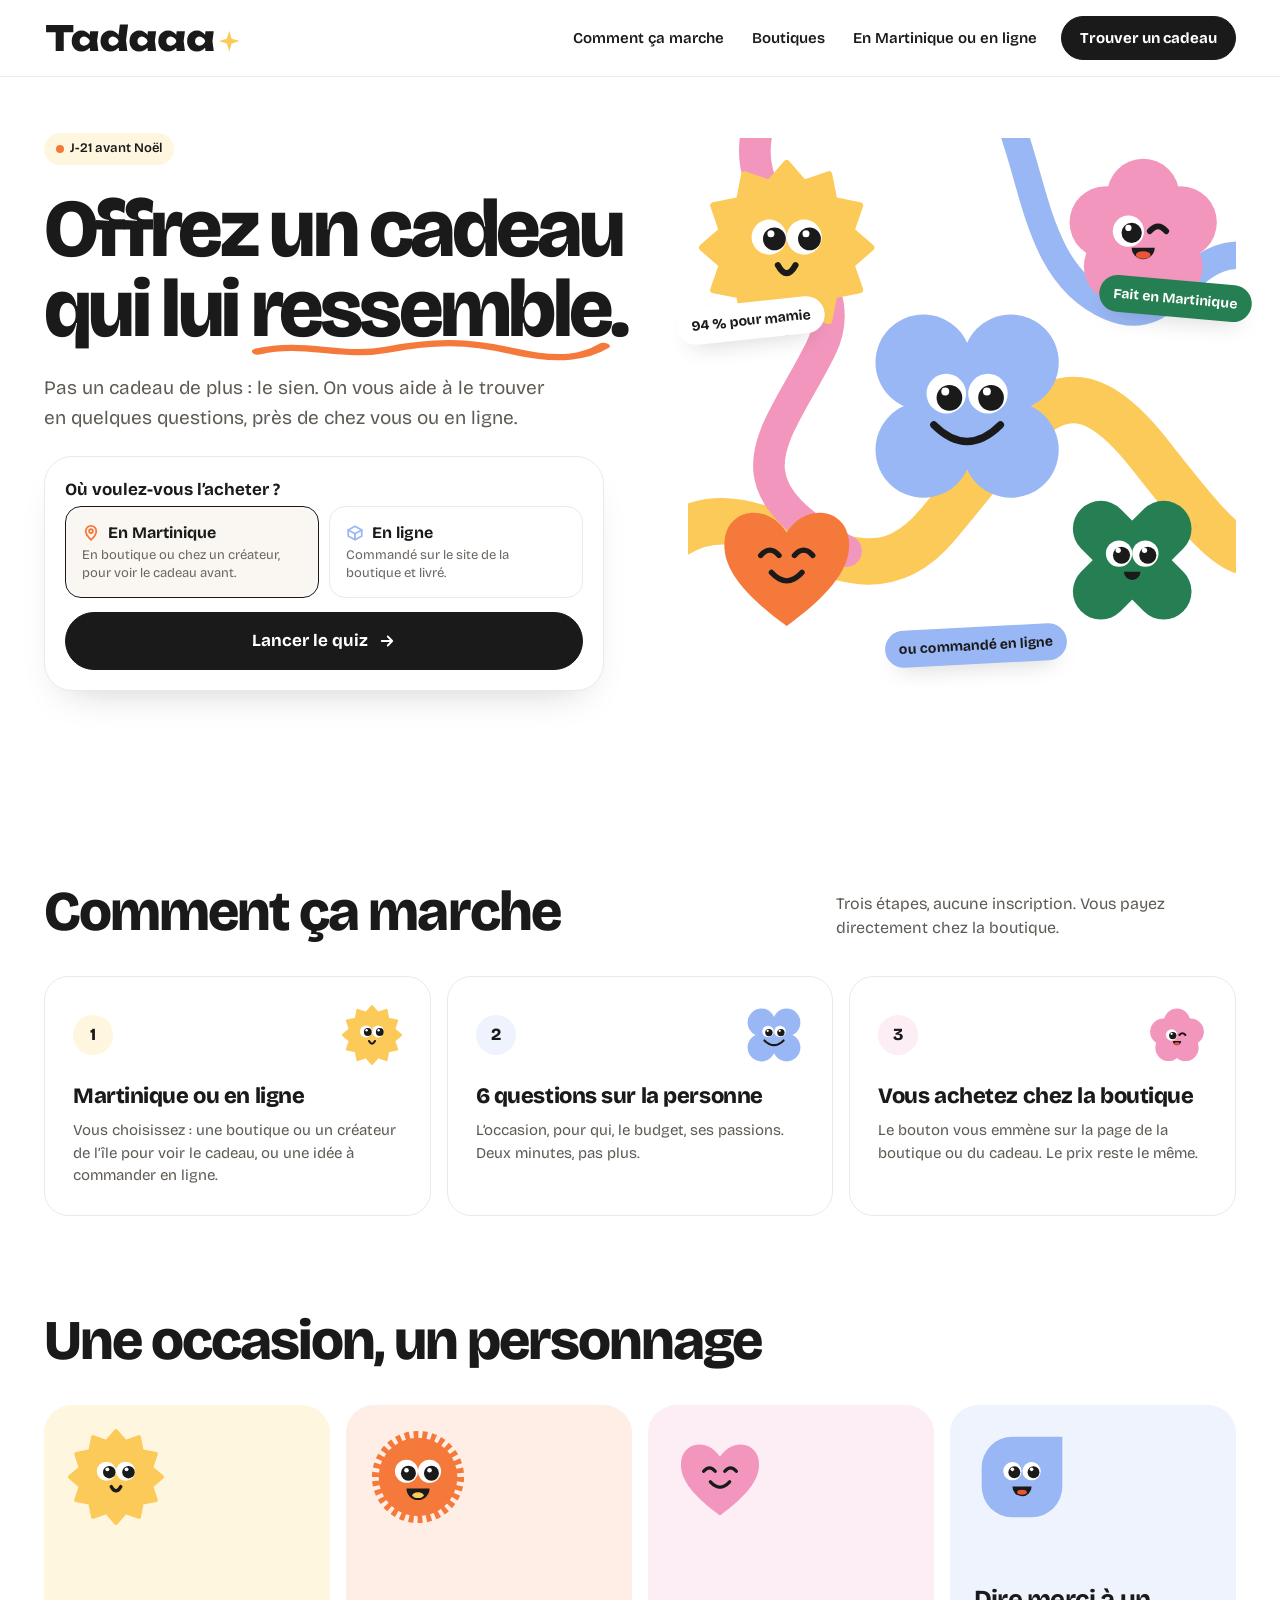
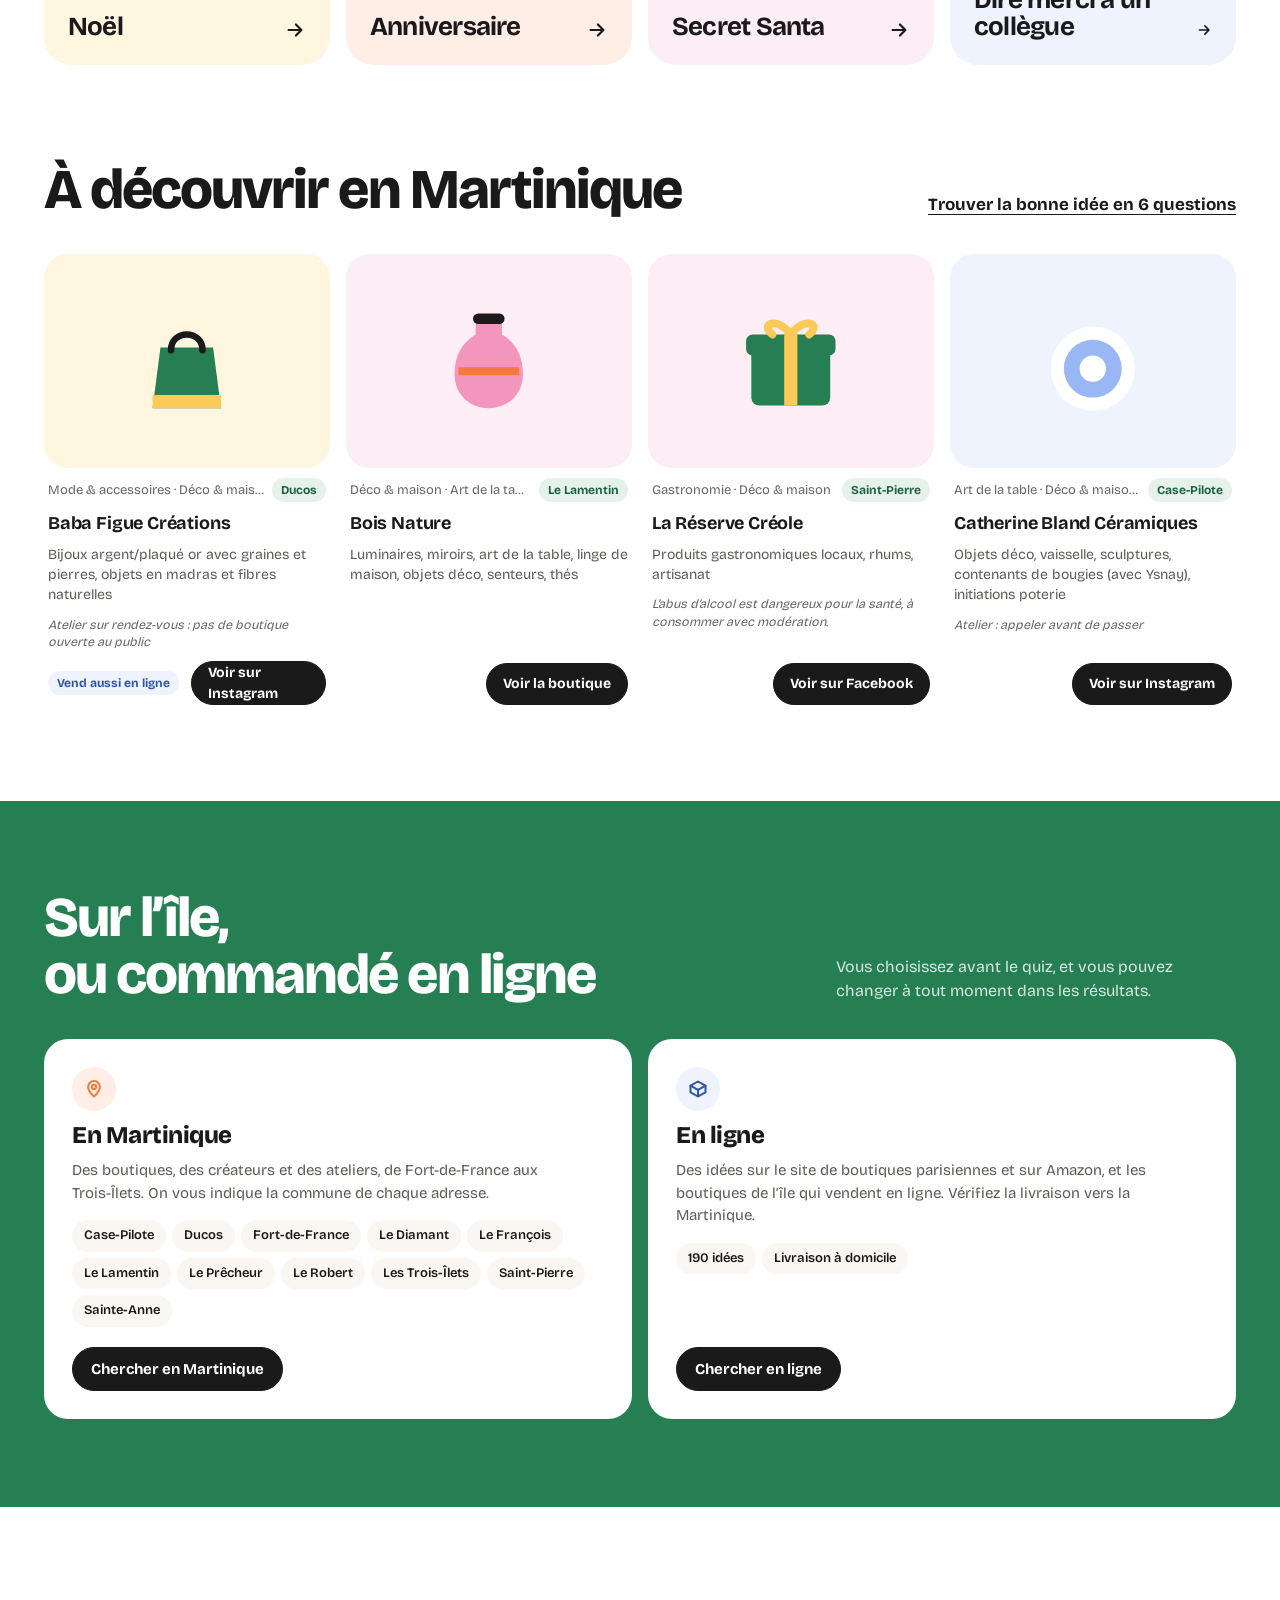
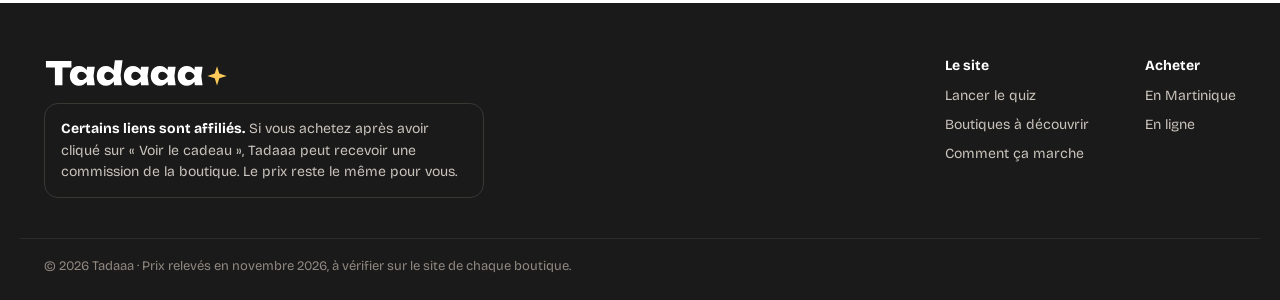
<file: index.html>
<!doctype html>
<html lang="fr">
<head>
<meta charset="utf-8">
<meta name="viewport" content="width=device-width, initial-scale=1">
<title>Tadaaa · Le cadeau qui fait tadaaa</title>
<meta name="description" content="Six questions sur la personne, et Tadaaa vous montre les cadeaux qui lui ressemblent, dans les boutiques et chez les créateurs de Martinique, ou en ligne.">
<link rel="icon" href="data:image/svg+xml,%3Csvg xmlns='http://www.w3.org/2000/svg' viewBox='0 0 24 24'%3E%3Cpath d='M12 1l2.6 8.4L23 12l-8.4 2.6L12 23l-2.6-8.4L1 12l8.4-2.6z' fill='%23FCCA59'/%3E%3C/svg%3E">
<link rel="preconnect" href="https://fonts.googleapis.com">
<link rel="preconnect" href="https://fonts.gstatic.com" crossorigin>
<link rel="stylesheet" href="https://fonts.googleapis.com/css2?family=Bricolage+Grotesque:opsz,wght@12..96,400;12..96,500;12..96,600;12..96,700;12..96,800&display=swap">
<link rel="stylesheet" href="assets/css/style.css">
</head>
<body class="page-accueil">

<header class="entete">
  <div class="conteneur entete__barre">
    <a class="logo" href="index.html"><img src="assets/img/logo.svg" alt="Tadaaa, retour à l’accueil" width="190" height="30"></a>
    <nav class="entete__nav" aria-label="Navigation principale">
      <a href="#comment">Comment ça marche</a>
      <a href="#idees">Boutiques</a>
      <a href="#ou">En Martinique ou en ligne</a>
    </nav>
    <div class="entete__actions">
      <a class="btn btn--petit" href="zone.html">Trouver un cadeau</a>
    </div>
  </div>
</header>

<main>
  <section class="hero">
    <div class="conteneur hero__grille">
      <div class="hero__texte">
        <span class="pastille pastille--jaune hero__compteur" id="compteur-noel">Noël approche</span>
        <h1>Offrez un cadeau qui lui <span class="souligne">ressemble<svg viewBox="0 0 200 24" preserveAspectRatio="none" aria-hidden="true"><path d="M4 14C30 2 50 22 76 12S120 2 146 14 186 20 196 8" fill="none" stroke="#F5793B" stroke-width="7" stroke-linecap="round"/></svg></span>.</h1>
        <p class="hero__intro">Pas un cadeau de plus&nbsp;: le sien. On vous aide à le trouver en quelques questions, près de chez vous ou en ligne.</p>

        <!-- Version mobile : les 5 personnages, trois atouts et le bouton dans la zone du pouce -->
        <div class="hero-mobile">
          <div class="hero-mobile__persos" aria-hidden="true">
            <span data-perso="soleil" data-couleur="jaune" class="flotte"></span>
            <span data-perso="fleur" data-couleur="rose" class="flotte flotte--2"></span>
            <span data-perso="trefle" data-couleur="bleu" class="flotte flotte--3"></span>
            <span data-perso="coeur" data-couleur="orange" class="flotte flotte--2"></span>
            <span data-perso="croix" data-couleur="vert" class="flotte"></span>
          </div>
          <ul class="hero-mobile__atouts">
            <li class="pastille pastille--blanc">✦ Sans inscription</li>
            <li class="pastille pastille--blanc">✦ 2 minutes</li>
            <li class="pastille pastille--blanc">✦ Idées originales</li>
          </ul>
          <a class="btn btn--jaune btn--grand btn--plein hero-mobile__cta" href="zone.html">Commencer le quiz <svg width="18" height="18" viewBox="0 0 24 24" aria-hidden="true"><path d="M12 1l2.6 8.4L23 12l-8.4 2.6L12 23l-2.6-8.4L1 12l8.4-2.6z" fill="currentColor"/></svg></a>
          <p class="hero-mobile__sous">En Martinique ou en ligne, à vous de choisir.</p>
        </div>

        <form class="choix-zone-rapide" action="quiz.html" method="get">
          <fieldset>
            <legend>Où voulez-vous l’acheter&nbsp;?</legend>
            <label class="tuile-radio">
              <input type="radio" name="zone" value="martinique" checked>
              <span><strong><svg width="18" height="18" viewBox="0 0 24 24" fill="none" stroke="#F5793B" stroke-width="2.4" stroke-linecap="round" stroke-linejoin="round" aria-hidden="true"><path d="M12 21s-7-6.2-7-11.5a7 7 0 0 1 14 0C19 14.8 12 21 12 21z"/><circle cx="12" cy="9.5" r="2.5"/></svg>En Martinique</strong><small>En boutique ou chez un créateur, pour voir le cadeau avant.</small></span>
            </label>
            <label class="tuile-radio">
              <input type="radio" name="zone" value="en-ligne">
              <span><strong><svg width="18" height="18" viewBox="0 0 24 24" fill="none" stroke="#99B7F5" stroke-width="2.4" stroke-linecap="round" stroke-linejoin="round" aria-hidden="true"><path d="M21 8l-9-5-9 5 9 5 9-5z"/><path d="M3 8v8l9 5 9-5V8M12 13v8"/></svg>En ligne</strong><small>Commandé sur le site de la boutique et livré.</small></span>
            </label>
          </fieldset>
          <button class="btn btn--plein btn--grand" type="submit">Lancer le quiz <svg width="18" height="18" viewBox="0 0 24 24" fill="none" stroke="currentColor" stroke-width="2.4" stroke-linecap="round" stroke-linejoin="round" aria-hidden="true"><path d="M5 12h14M13 6l6 6-6 6"/></svg></button>
        </form>
      </div>

      <div class="hero__visuel" aria-hidden="true">
        <svg class="rubans" viewBox="0 0 520 520"><path d="M-30 392C60 300 150 470 236 368S356 196 438 300 540 430 580 330" fill="none" stroke="#FCCA59" stroke-width="44" stroke-linecap="round"/><path d="M74 -30C24 70 168 116 126 200S30 326 150 392" fill="none" stroke="#F296BD" stroke-width="30" stroke-linecap="round"/><path d="M560 120C470 80 470 190 400 160S330 40 300 -30" fill="none" stroke="#99B7F5" stroke-width="26" stroke-linecap="round"/></svg>
        <span data-perso="soleil" data-couleur="jaune" class="flotte" style="left:2%;top:4%;width:32%"></span>
        <span data-perso="fleur" data-couleur="rose" class="flotte flotte--2" style="right:2%;top:2%;width:30%"></span>
        <span data-perso="trefle" data-couleur="bleu" class="flotte flotte--3" style="left:32%;top:30%;width:38%"></span>
        <span data-perso="coeur" data-couleur="orange" class="flotte flotte--2" style="left:4%;top:64%;width:28%"></span>
        <span data-perso="croix" data-couleur="vert" class="flotte" style="right:4%;top:62%;width:30%"></span>
        <span class="etiquette" style="left:-2%;top:30%;background:#fff;transform:rotate(-6deg)">94&nbsp;% pour mamie</span>
        <span class="etiquette" style="right:-3%;top:26%;background:#267F53;color:#fff;transform:rotate(5deg)">Fait en Martinique</span>
        <span class="etiquette" style="left:36%;bottom:4%;background:#99B7F5;transform:rotate(-3deg)">ou commandé en ligne</span>
      </div>
    </div>
  </section>

  <section class="section" id="comment">
    <div class="conteneur">
      <div class="section__tete">
        <h2>Comment ça marche</h2>
        <p>Trois étapes, aucune inscription. Vous payez directement chez la boutique.</p>
      </div>
      <div class="etapes">
        <article class="etape">
          <div class="etape__haut"><span class="etape__num" style="background:#FFF6DF">1</span><span data-perso="soleil" data-couleur="jaune"></span></div>
          <h3>Martinique ou en ligne</h3>
          <p>Vous choisissez&nbsp;: une boutique ou un créateur de l’île pour voir le cadeau, ou une idée à commander en ligne.</p>
        </article>
        <article class="etape">
          <div class="etape__haut"><span class="etape__num" style="background:#EEF3FE">2</span><span data-perso="trefle" data-couleur="bleu"></span></div>
          <h3>6 questions sur la personne</h3>
          <p>L’occasion, pour qui, le budget, ses passions. Deux minutes, pas plus.</p>
        </article>
        <article class="etape">
          <div class="etape__haut"><span class="etape__num" style="background:#FDEDF4">3</span><span data-perso="fleur" data-couleur="rose"></span></div>
          <h3>Vous achetez chez la boutique</h3>
          <p>Le bouton vous emmène sur la page de la boutique ou du cadeau. Le prix reste le même.</p>
        </article>
      </div>
    </div>
  </section>

  <section class="section">
    <div class="conteneur">
      <div class="section__tete"><h2>Une occasion, un personnage</h2></div>
      <div class="occasions">
        <a class="occasion" style="background:#FFF6DF" href="quiz.html?occasion=No%C3%ABl">
          <span data-perso="soleil" data-couleur="jaune"></span>
          <span class="occasion__bas"><strong>Noël</strong><svg width="22" height="22" viewBox="0 0 24 24" fill="none" stroke="currentColor" stroke-width="2.4" stroke-linecap="round" stroke-linejoin="round" aria-hidden="true"><path d="M5 12h14M13 6l6 6-6 6"/></svg></span>
        </a>
        <a class="occasion" style="background:#FEEEE5" href="quiz.html?occasion=Anniversaire">
          <span data-perso="eclat" data-couleur="orange"></span>
          <span class="occasion__bas"><strong>Anniversaire</strong><svg width="22" height="22" viewBox="0 0 24 24" fill="none" stroke="currentColor" stroke-width="2.4" stroke-linecap="round" stroke-linejoin="round" aria-hidden="true"><path d="M5 12h14M13 6l6 6-6 6"/></svg></span>
        </a>
        <a class="occasion" style="background:#FDEDF4" href="quiz.html?occasion=No%C3%ABl&amp;qui=Secret%20Santa">
          <span data-perso="coeur" data-couleur="rose"></span>
          <span class="occasion__bas"><strong>Secret Santa</strong><svg width="22" height="22" viewBox="0 0 24 24" fill="none" stroke="currentColor" stroke-width="2.4" stroke-linecap="round" stroke-linejoin="round" aria-hidden="true"><path d="M5 12h14M13 6l6 6-6 6"/></svg></span>
        </a>
        <a class="occasion" style="background:#EEF3FE" href="quiz.html?qui=Coll%C3%A8gue">
          <span data-perso="bulle" data-couleur="bleu"></span>
          <span class="occasion__bas"><strong>Dire merci à un collègue</strong><svg width="22" height="22" viewBox="0 0 24 24" fill="none" stroke="currentColor" stroke-width="2.4" stroke-linecap="round" stroke-linejoin="round" aria-hidden="true"><path d="M5 12h14M13 6l6 6-6 6"/></svg></span>
        </a>
      </div>
    </div>
  </section>

  <section class="section" id="idees">
    <div class="conteneur">
      <div class="section__tete">
        <h2>À découvrir en Martinique</h2>
        <a class="lien-souligne" href="zone.html">Trouver la bonne idée en 6 questions</a>
      </div>
      <div class="idees" id="idees-grille"><p class="chargement">Chargement des boutiques…</p></div>
    </div>
  </section>

  <section class="bandeau-zones" id="ou">
    <div class="conteneur">
      <div class="section__tete">
        <h2>Sur l’île,<br>ou commandé en ligne</h2>
        <p>Vous choisissez avant le quiz, et vous pouvez changer à tout moment dans les résultats.</p>
      </div>
      <div class="zones-cartes">
        <article class="zone-carte">
          <span class="zone-carte__icone" style="background:#FEEEE5"><svg width="20" height="20" viewBox="0 0 24 24" fill="none" stroke="#F5793B" stroke-width="2.4" stroke-linecap="round" stroke-linejoin="round" aria-hidden="true"><path d="M12 21s-7-6.2-7-11.5a7 7 0 0 1 14 0C19 14.8 12 21 12 21z"/><circle cx="12" cy="9.5" r="2.5"/></svg></span>
          <h3>En Martinique</h3>
          <p>Des boutiques, des créateurs et des ateliers, de Fort-de-France aux Trois-Îlets. On vous indique la commune de chaque adresse.</p>
          <ul id="liste-boutiques" aria-label="Communes des boutiques"></ul>
          <a class="btn btn--petit" href="quiz.html?zone=martinique">Chercher en Martinique</a>
        </article>
        <article class="zone-carte">
          <span class="zone-carte__icone" style="background:#EEF3FE"><svg width="20" height="20" viewBox="0 0 24 24" fill="none" stroke="#2F55A8" stroke-width="2.4" stroke-linecap="round" stroke-linejoin="round" aria-hidden="true"><path d="M21 8l-9-5-9 5 9 5 9-5z"/><path d="M3 8v8l9 5 9-5V8M12 13v8"/></svg></span>
          <h3>En ligne</h3>
          <p>Des idées sur le site de boutiques parisiennes et sur Amazon, et les boutiques de l’île qui vendent en ligne. Vérifiez la livraison vers la Martinique.</p>
          <ul><li class="pastille">190 idées</li><li class="pastille">Livraison à domicile</li></ul>
          <a class="btn btn--petit" href="quiz.html?zone=en-ligne">Chercher en ligne</a>
        </article>
      </div>
    </div>
  </section>
</main>

<footer class="pied">
  <div class="conteneur pied__haut">
    <div class="pied__marque">
      <img src="assets/img/logo-blanc.svg" alt="Tadaaa" width="180" height="28">
      <p class="pied__mention"><strong>Certains liens sont affiliés.</strong> Si vous achetez après avoir cliqué sur «&nbsp;Voir le cadeau&nbsp;», Tadaaa peut recevoir une commission de la boutique. Le prix reste le même pour vous.</p>
    </div>
    <nav class="pied__liens" aria-label="Pied de page">
      <div><h2>Le site</h2><ul><li><a href="zone.html">Lancer le quiz</a></li><li><a href="index.html#idees">Boutiques à découvrir</a></li><li><a href="index.html#comment">Comment ça marche</a></li></ul></div>
      <div><h2>Acheter</h2><ul><li><a href="quiz.html?zone=martinique">En Martinique</a></li><li><a href="quiz.html?zone=en-ligne">En ligne</a></li></ul></div>
    </nav>
  </div>
  <div class="conteneur pied__bas">© <span data-annee>2026</span> Tadaaa · Prix relevés en novembre 2026, à vérifier sur le site de chaque boutique.</div>
</footer>

<script src="assets/js/commun.js"></script>
<script src="assets/js/accueil.js"></script>
</body>
</html>
</file>
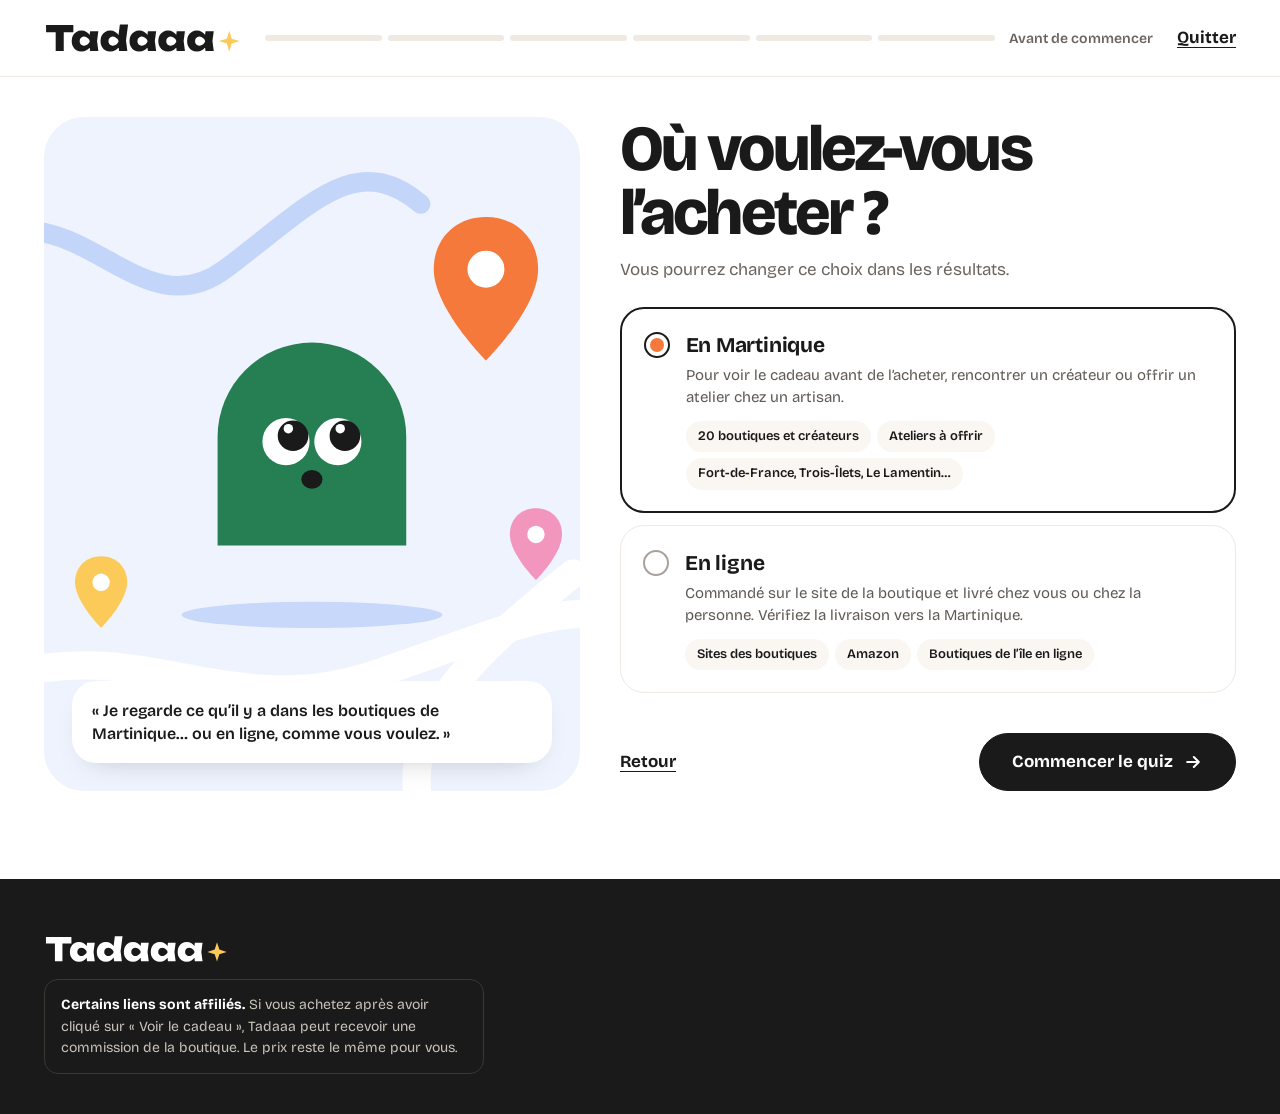
<file: quiz.html>
<!doctype html>
<html lang="fr">
<head>
<meta charset="utf-8">
<meta name="viewport" content="width=device-width, initial-scale=1">
<title>Tadaaa · Le quiz</title>
<link rel="icon" href="data:image/svg+xml,%3Csvg xmlns='http://www.w3.org/2000/svg' viewBox='0 0 24 24'%3E%3Cpath d='M12 1l2.6 8.4L23 12l-8.4 2.6L12 23l-2.6-8.4L1 12l8.4-2.6z' fill='%23FCCA59'/%3E%3C/svg%3E">
<link rel="preconnect" href="https://fonts.googleapis.com">
<link rel="preconnect" href="https://fonts.gstatic.com" crossorigin>
<link rel="stylesheet" href="https://fonts.googleapis.com/css2?family=Bricolage+Grotesque:opsz,wght@12..96,400;12..96,500;12..96,600;12..96,700;12..96,800&display=swap">
<link rel="stylesheet" href="assets/css/style.css">
</head>
<body class="page-parcours">

<header class="entete entete--parcours">
  <div class="conteneur entete__barre">
    <a class="logo" href="index.html"><img src="assets/img/logo.svg" alt="Tadaaa, retour à l’accueil" width="190" height="30"></a>
    <div class="progression" style="--etapes:6">
      <div class="progression__pistes" id="pistes" aria-hidden="true"><span></span><span></span><span></span><span></span><span></span><span></span></div>
      <span class="progression__texte" id="progression-texte" aria-live="polite">Question 1 sur 6</span>
    </div>
    <a class="lien-souligne" href="index.html">Quitter</a>
  </div>
</header>

<main class="conteneur parcours">
  <div class="scene" id="scene" aria-hidden="true">
    <svg viewBox="0 0 560 600" preserveAspectRatio="xMidYMid slice"><path id="scene-ruban" d="M-30 470C70 400 150 540 250 460S420 340 600 420" fill="none" stroke="#FCCA59" stroke-width="40" stroke-linecap="round"/></svg>
    <span data-perso="eclat" data-couleur="orange" class="flotte flotte--2" style="left:7%;top:8%;width:16%"></span>
    <span data-perso="fleur" data-couleur="rose" class="flotte flotte--3" style="right:8%;top:9%;width:16%"></span>
    <span data-perso="croix" data-couleur="vert" class="flotte" style="right:10%;top:52%;width:12%"></span>
    <span id="scene-perso" class="flotte scene__heros" style="left:27%;top:24%;width:46%"></span>
    <p class="bulle" id="scene-bulle"></p>
  </div>

  <section class="panneau" id="panneau" aria-labelledby="question-titre">
    <div class="panneau__resume" id="resume"></div>
    <h1 id="question-titre" tabindex="-1"></h1>
    <p class="panneau__sous-titre" id="question-sous-titre"></p>
    <div id="question-extra"></div>
    <div id="question-choix"></div>
    <div class="panneau__pied">
      <button type="button" class="lien-souligne" id="btn-precedent">Question précédente</button>
      <div style="display:flex;flex-wrap:wrap;gap:16px;align-items:center">
        <button type="button" class="lien-souligne" id="btn-passer" hidden></button>
        <button type="button" class="btn btn--grand" id="btn-suivant">Continuer <svg width="20" height="20" viewBox="0 0 24 24" fill="none" stroke="currentColor" stroke-width="2.4" stroke-linecap="round" stroke-linejoin="round" aria-hidden="true"><path d="M5 12h14M13 6l6 6-6 6"/></svg></button>
      </div>
    </div>
  </section>
</main>

<footer class="pied pied--compact">
  <div class="conteneur pied__haut">
    <div class="pied__marque">
      <img src="assets/img/logo-blanc.svg" alt="Tadaaa" width="180" height="28">
      <p class="pied__mention"><strong>Certains liens sont affiliés.</strong> Si vous achetez après avoir cliqué sur «&nbsp;Voir le cadeau&nbsp;», Tadaaa peut recevoir une commission de la boutique. Le prix reste le même pour vous.</p>
    </div>
  </div>
</footer>

<script src="assets/js/commun.js"></script>
<script src="assets/js/quiz.js"></script>
</body>
</html>
</file>
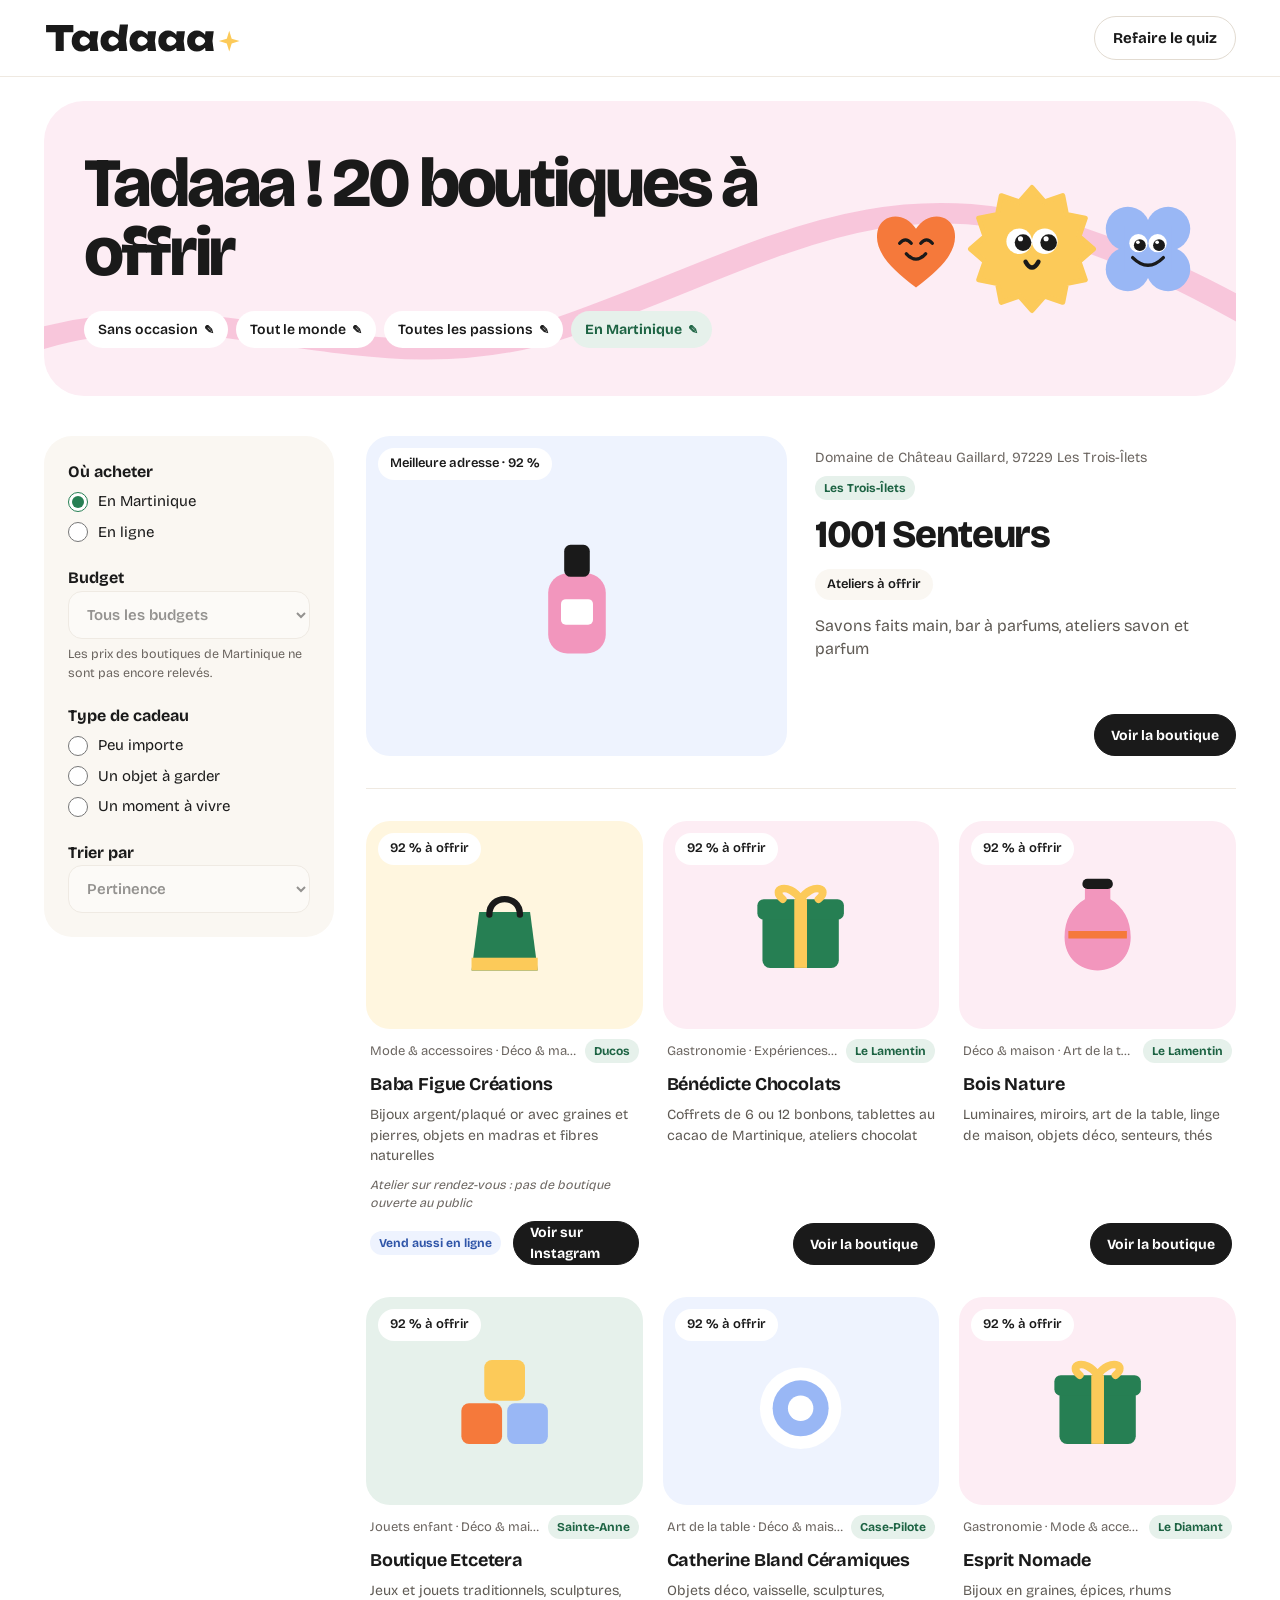
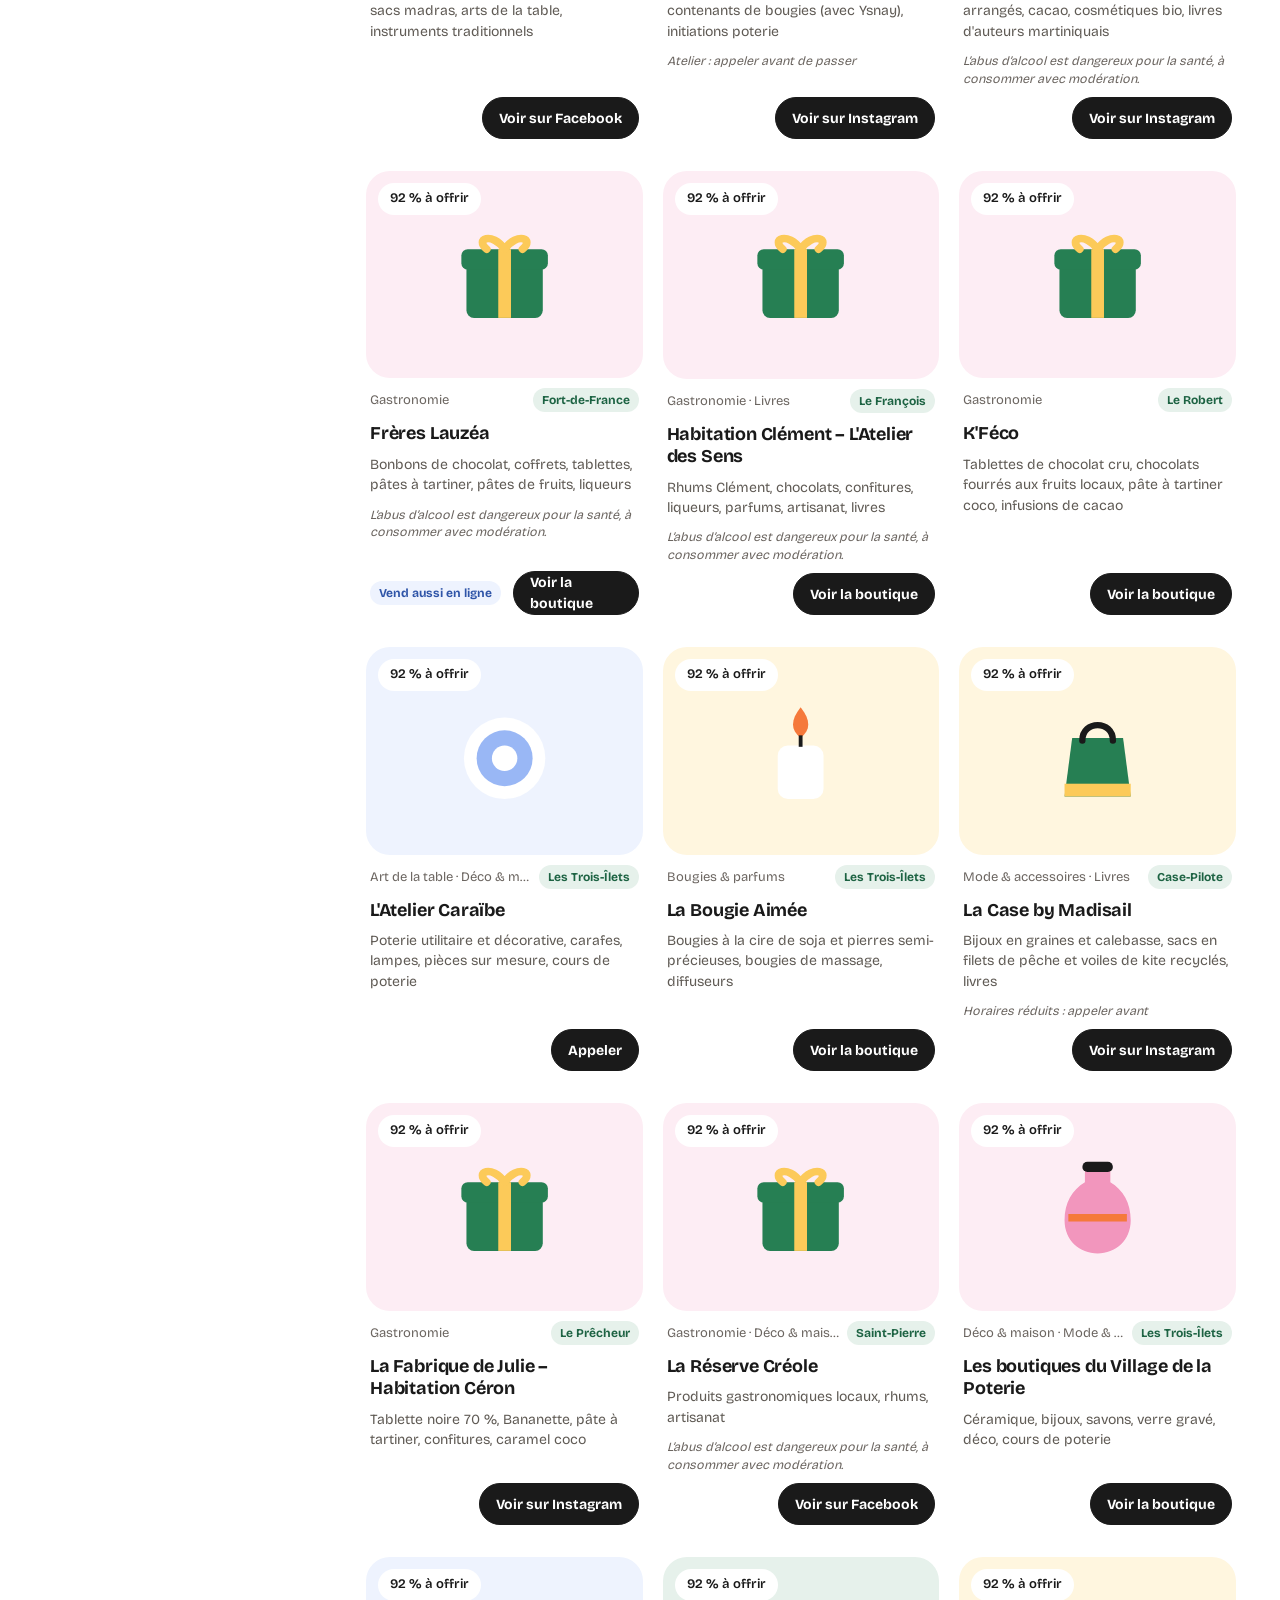
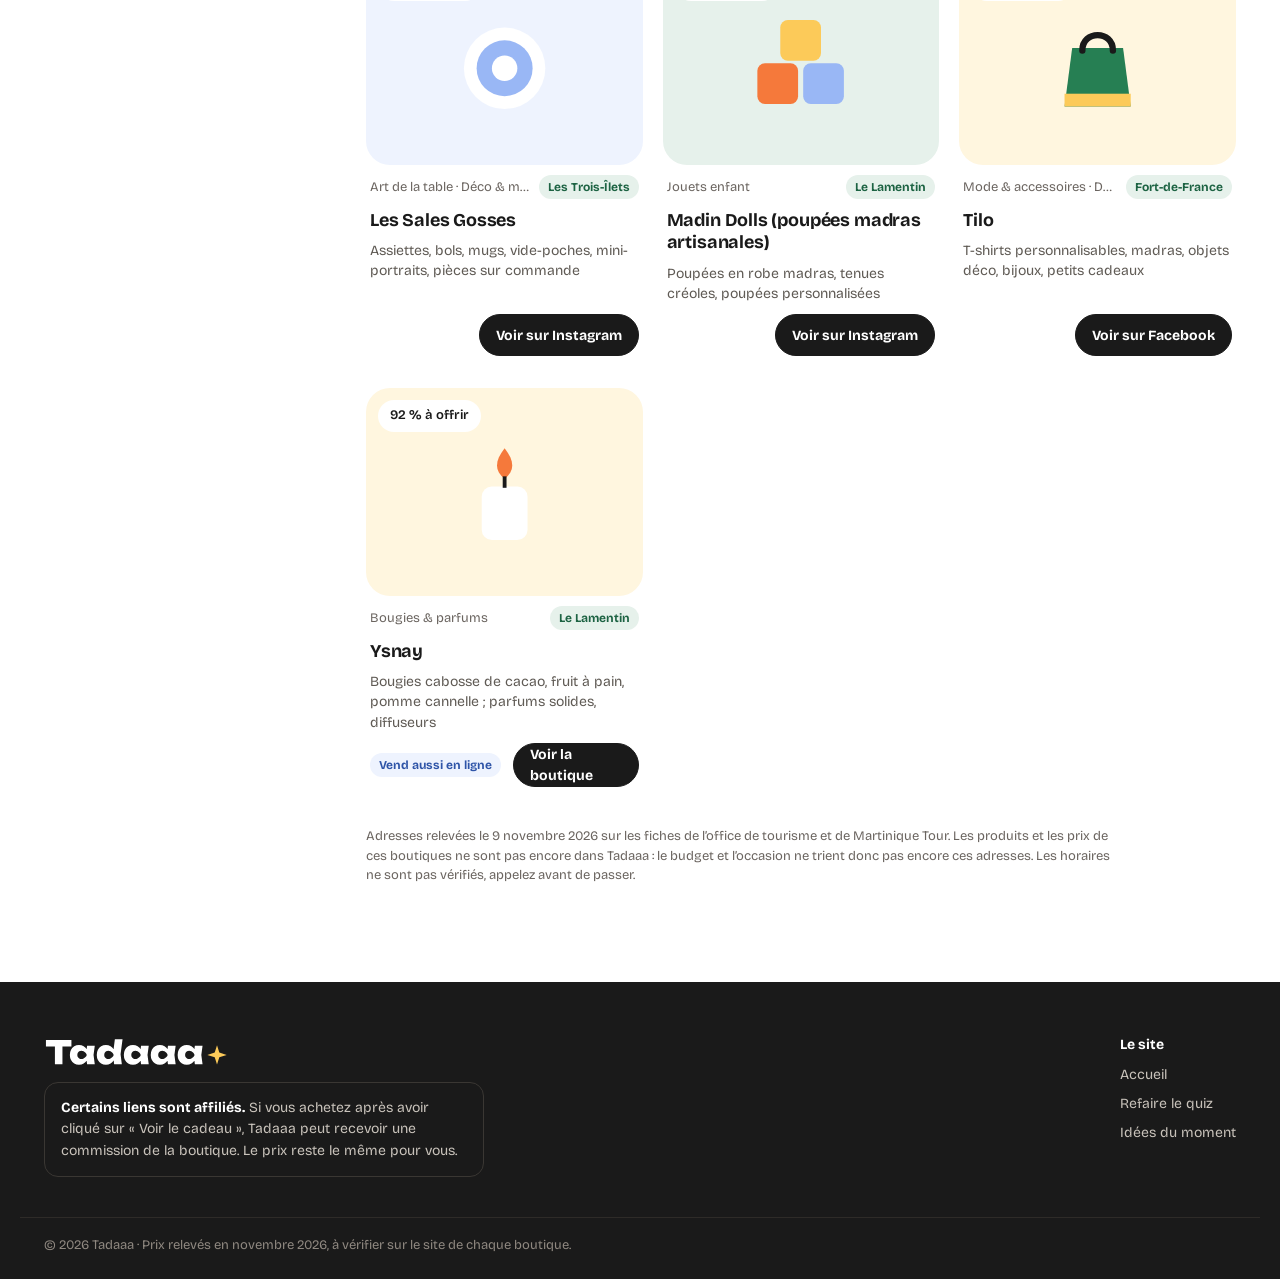
<file: resultats.html>
<!doctype html>
<html lang="fr">
<head>
<meta charset="utf-8">
<meta name="viewport" content="width=device-width, initial-scale=1">
<title>Tadaaa · Vos idées cadeaux</title>
<link rel="icon" href="data:image/svg+xml,%3Csvg xmlns='http://www.w3.org/2000/svg' viewBox='0 0 24 24'%3E%3Cpath d='M12 1l2.6 8.4L23 12l-8.4 2.6L12 23l-2.6-8.4L1 12l8.4-2.6z' fill='%23FCCA59'/%3E%3C/svg%3E">
<link rel="preconnect" href="https://fonts.googleapis.com">
<link rel="preconnect" href="https://fonts.gstatic.com" crossorigin>
<link rel="stylesheet" href="https://fonts.googleapis.com/css2?family=Bricolage+Grotesque:opsz,wght@12..96,400;12..96,500;12..96,600;12..96,700;12..96,800&display=swap">
<link rel="stylesheet" href="assets/css/style.css">
</head>
<body class="page-resultats">
<script src="assets/js/commun.js"></script>
<script src="assets/js/tirage.js"></script>

<header class="entete">
  <div class="conteneur entete__barre">
    <a class="logo" href="index.html"><img src="assets/img/logo.svg" alt="Tadaaa, retour à l’accueil" width="190" height="30"></a>
    <div class="entete__actions" style="margin-left:auto">
      <a class="btn btn--petit btn--contour" href="zone.html">Refaire le quiz</a>
    </div>
  </div>
</header>

<main class="conteneur">
  <section class="res-hero" aria-labelledby="res-titre">
    <svg class="res-etoile" viewBox="0 0 24 24" aria-hidden="true"><path d="M12 1l2.6 8.4L23 12l-8.4 2.6L12 23l-2.6-8.4L1 12l8.4-2.6z" fill="#FCCA59"/></svg>
    <svg viewBox="0 0 600 260" preserveAspectRatio="none" aria-hidden="true"><path d="M-20 220C80 150 160 260 260 200S420 60 520 120 620 230 640 180" fill="none" stroke="#F296BD" stroke-width="18" stroke-linecap="round" opacity="0.45"/></svg>
    <div class="res-hero__texte">
      <h1 id="res-titre">Tadaaa&nbsp;!</h1>
      <p class="res-recap" id="res-recap"></p>
      <div class="res-hero__chips" id="res-chips"></div>
    </div>
    <div class="res-hero__persos" aria-hidden="true">
      <span data-perso="coeur" data-couleur="orange" class="flotte"></span>
      <span data-perso="soleil" data-couleur="jaune" class="flotte flotte--2"></span>
      <span data-perso="trefle" data-couleur="bleu" class="flotte flotte--3"></span>
    </div>
  </section>

  <div class="res-corps">
    <aside class="filtres" aria-label="Affiner les résultats">
      <h2 class="filtres__titre-mobile">Affiner les idées</h2>
      <form id="filtres" class="filtres__corps">
        <fieldset id="filtre-zone">
          <legend>Où acheter</legend>
          <label class="case"><input type="radio" name="zone" value="martinique"> En Martinique</label>
          <label class="case"><input type="radio" name="zone" value="en-ligne"> En ligne</label>
        </fieldset>
        <div id="filtres-prix">
          <label class="titre" for="filtre-budget">Budget</label>
          <select id="filtre-budget" name="budget">
            <option value="">Tous les budgets</option>
            <option>Moins de 25 €</option>
            <option>25–50 €</option>
            <option>50–100 €</option>
            <option>100–200 €</option>
            <option>200 € et plus</option>
          </select>
          <p class="filtres__aide" id="aide-budget" hidden>Les prix des boutiques de Martinique ne sont pas encore relevés.</p>
        </div>
        <fieldset>
          <legend>Type de cadeau</legend>
          <label class="case"><input type="radio" name="format" value=""> Peu importe</label>
          <label class="case"><input type="radio" name="format" value="objet"> Un objet à garder</label>
          <label class="case"><input type="radio" name="format" value="moment"> Un moment à vivre</label>
        </fieldset>
        <div>
          <label class="titre" for="filtre-tri">Trier par</label>
          <select id="filtre-tri" name="tri">
            <option value="pertinence">Pertinence</option>
            <option value="prix-asc">Prix croissant</option>
            <option value="prix-desc">Prix décroissant</option>
          </select>
        </div>
      </form>
    </aside>

    <div class="res-liste">
      <div id="resultats" aria-live="polite">
        <p class="chargement">On fouille le catalogue…</p>
      </div>
      <a class="btn btn--blanc btn--grand btn--plein res-refaire" href="zone.html">Refaire le quiz</a>
    </div>
  </div>
</main>

<footer class="pied">
  <div class="conteneur pied__haut">
    <div class="pied__marque">
      <img src="assets/img/logo-blanc.svg" alt="Tadaaa" width="180" height="28">
      <p class="pied__mention"><strong>Certains liens sont affiliés.</strong> Si vous achetez après avoir cliqué sur «&nbsp;Voir le cadeau&nbsp;», Tadaaa peut recevoir une commission de la boutique. Le prix reste le même pour vous.</p>
    </div>
    <nav class="pied__liens" aria-label="Pied de page">
      <div><h2>Le site</h2><ul><li><a href="index.html">Accueil</a></li><li><a href="zone.html">Refaire le quiz</a></li><li><a href="index.html#idees">Idées du moment</a></li></ul></div>
    </nav>
  </div>
  <div class="conteneur pied__bas">© <span data-annee>2026</span> Tadaaa · Prix relevés en novembre 2026, à vérifier sur le site de chaque boutique.</div>
</footer>

<script src="assets/js/resultats.js"></script>
</body>
</html>
</file>
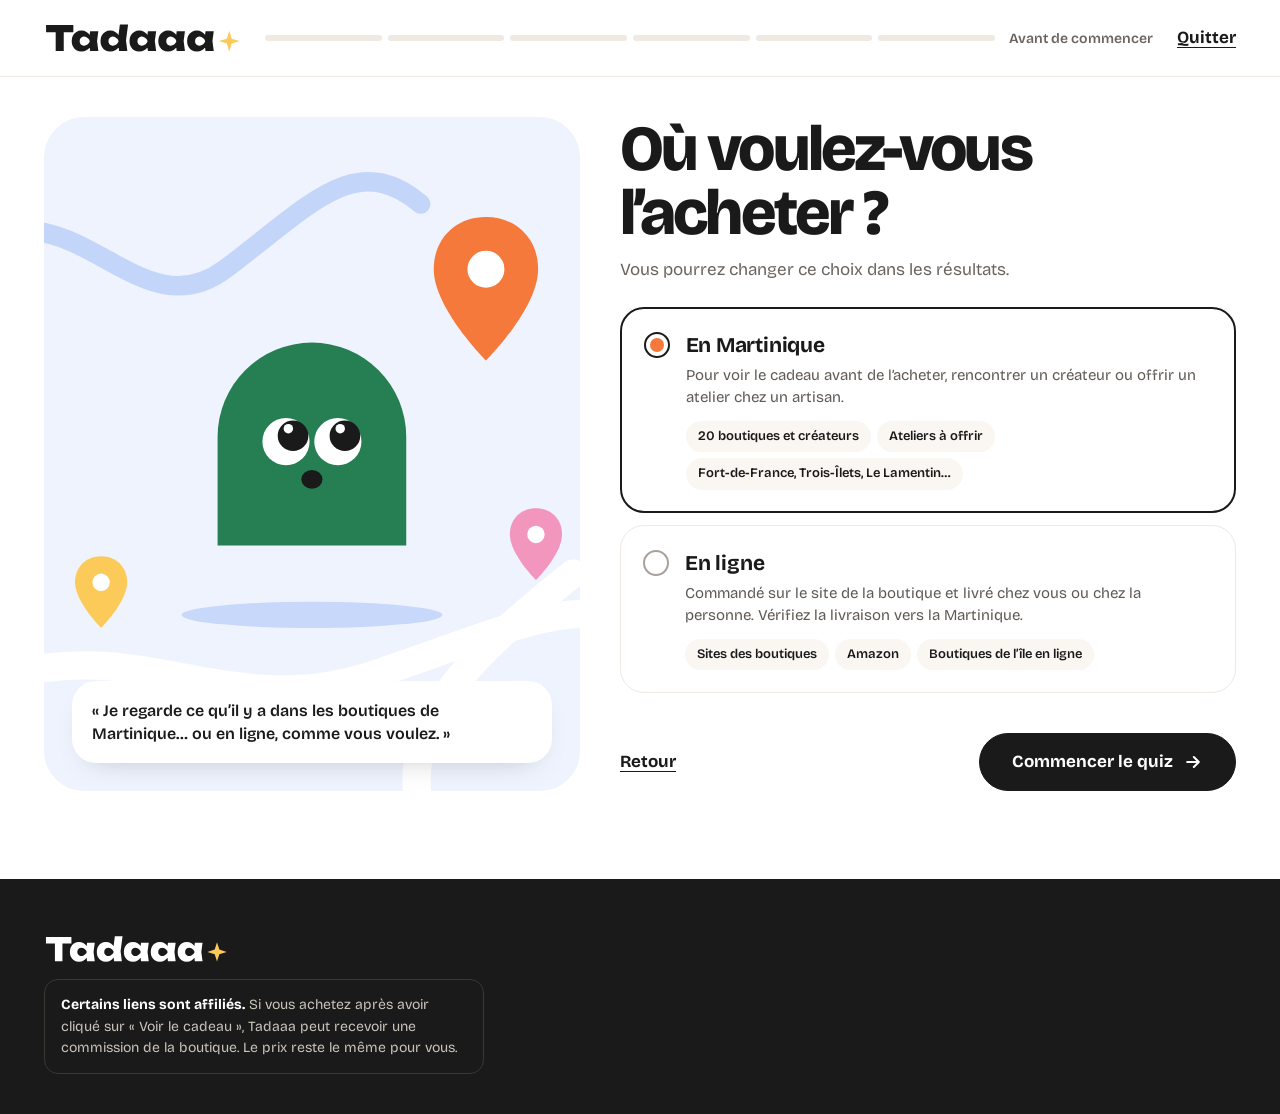
<file: zone.html>
<!doctype html>
<html lang="fr">
<head>
<meta charset="utf-8">
<meta name="viewport" content="width=device-width, initial-scale=1">
<title>Tadaaa · Où voulez-vous l’acheter ?</title>
<link rel="icon" href="data:image/svg+xml,%3Csvg xmlns='http://www.w3.org/2000/svg' viewBox='0 0 24 24'%3E%3Cpath d='M12 1l2.6 8.4L23 12l-8.4 2.6L12 23l-2.6-8.4L1 12l8.4-2.6z' fill='%23FCCA59'/%3E%3C/svg%3E">
<link rel="preconnect" href="https://fonts.googleapis.com">
<link rel="preconnect" href="https://fonts.gstatic.com" crossorigin>
<link rel="stylesheet" href="https://fonts.googleapis.com/css2?family=Bricolage+Grotesque:opsz,wght@12..96,400;12..96,500;12..96,600;12..96,700;12..96,800&display=swap">
<link rel="stylesheet" href="assets/css/style.css">
</head>
<body class="page-parcours">

<header class="entete entete--parcours">
  <div class="conteneur entete__barre">
    <a class="logo" href="index.html"><img src="assets/img/logo.svg" alt="Tadaaa, retour à l’accueil" width="190" height="30"></a>
    <div class="progression" style="--etapes:6">
      <div class="progression__pistes" aria-hidden="true"><span></span><span></span><span></span><span></span><span></span><span></span></div>
      <span class="progression__texte">Avant de commencer</span>
    </div>
    <a class="lien-souligne" href="index.html">Quitter</a>
  </div>
</header>

<main class="conteneur parcours">
  <div class="scene" style="background:#EEF3FE" aria-hidden="true">
    <svg viewBox="0 0 560 620" preserveAspectRatio="xMidYMid slice">
      <path d="M-20 520C120 470 200 560 340 512S520 440 600 470" fill="none" stroke="#FFFFFF" stroke-width="26" stroke-linecap="round"/>
      <path d="M380 640C360 560 420 500 520 420" fill="none" stroke="#FFFFFF" stroke-width="26" stroke-linecap="round"/>
      <path d="M-30 120C60 60 120 200 200 140S320 30 380 80" fill="none" stroke="#99B7F5" stroke-width="18" stroke-linecap="round" opacity="0.5"/>
      <path d="M86 404c-14 0-24 10-24 24 0 18 24 42 24 42s24-24 24-42c0-14-10-24-24-24z" fill="#FCCA59"/><circle cx="86" cy="428" r="8" fill="#FFFFFF"/>
      <path d="M486 360c-14 0-24 10-24 24 0 18 24 42 24 42s24-24 24-42c0-14-10-24-24-24z" fill="#F296BD"/><circle cx="486" cy="384" r="8" fill="#FFFFFF"/>
      <path d="M440 92c-28 0-48 20-48 48 0 36 48 84 48 84s48-48 48-84c0-28-20-48-48-48z" fill="#F5793B"/><circle cx="440" cy="140" r="17" fill="#FFFFFF"/>
      <ellipse cx="280" cy="458" rx="120" ry="12" fill="#99B7F5" opacity="0.45"/>
    </svg>
    <span data-perso="fantome" data-couleur="vert" class="flotte scene__heros" style="left:28%;top:30%;width:44%"></span>
    <p class="bulle">«&nbsp;Je regarde ce qu’il y a dans les boutiques de Martinique… ou en ligne, comme vous voulez.&nbsp;»</p>
  </div>

  <form class="panneau" id="form-zone" action="quiz.html" method="get">
    <h1>Où voulez-vous l’acheter&nbsp;?</h1>
    <p class="panneau__sous-titre">Vous pourrez changer ce choix dans les résultats.</p>

    <div class="options-zone" role="radiogroup" aria-label="Zone d’achat">
      <label class="option-zone">
        <input type="radio" name="zone" value="martinique" checked>
        <span class="option-zone__boite">
          <span class="radio-rond"></span>
          <span>
            <span class="option-zone__titre">En Martinique</span>
            <span class="option-zone__texte">Pour voir le cadeau avant de l’acheter, rencontrer un créateur ou offrir un atelier chez un artisan.</span>
            <span class="option-zone__chips"><span class="pastille">20 boutiques et créateurs</span><span class="pastille">Ateliers à offrir</span><span class="pastille">Fort-de-France, Trois-Îlets, Le Lamentin…</span></span>
          </span>
        </span>
      </label>
      <label class="option-zone">
        <input type="radio" name="zone" value="en-ligne">
        <span class="option-zone__boite">
          <span class="radio-rond"></span>
          <span>
            <span class="option-zone__titre">En ligne</span>
            <span class="option-zone__texte">Commandé sur le site de la boutique et livré chez vous ou chez la personne. Vérifiez la livraison vers la Martinique.</span>
            <span class="option-zone__chips"><span class="pastille">Sites des boutiques</span><span class="pastille">Amazon</span><span class="pastille">Boutiques de l’île en ligne</span></span>
          </span>
        </span>
      </label>
    </div>

    <div class="panneau__pied">
      <a class="lien-souligne" href="index.html">Retour</a>
      <button class="btn btn--grand" type="submit">Commencer le quiz <svg width="20" height="20" viewBox="0 0 24 24" fill="none" stroke="currentColor" stroke-width="2.4" stroke-linecap="round" stroke-linejoin="round" aria-hidden="true"><path d="M5 12h14M13 6l6 6-6 6"/></svg></button>
    </div>
  </form>
</main>

<footer class="pied pied--compact">
  <div class="conteneur pied__haut">
    <div class="pied__marque">
      <img src="assets/img/logo-blanc.svg" alt="Tadaaa" width="180" height="28">
      <p class="pied__mention"><strong>Certains liens sont affiliés.</strong> Si vous achetez après avoir cliqué sur «&nbsp;Voir le cadeau&nbsp;», Tadaaa peut recevoir une commission de la boutique. Le prix reste le même pour vous.</p>
    </div>
  </div>
</footer>

<script src="assets/js/commun.js"></script>
<script>
  (function () {
    var T = window.Tadaaa, r = T.reponses(), form = document.getElementById('form-zone');
    if (r.zone) {
      var radio = form.querySelector('input[value="' + r.zone + '"]');
      if (radio) radio.checked = true;
    }
    form.addEventListener('submit', function (e) {
      e.preventDefault();
      r.zone = form.zone.value;
      T.ecrireStockage(r);
      // On garde les réponses déjà connues (ex. occasion choisie sur l’accueil).
      var suite = new URLSearchParams(location.search);
      suite.set('zone', r.zone);
      location.href = 'quiz.html?' + suite.toString();
    });
  })();
</script>
</body>
</html>
</file>
<file: assets/css/style.css>
/* =========================================================
   Tadaaa · feuille de style commune
   ========================================================= */

:root {
  --bleu: #99B7F5;
  --vert: #267F53;
  --orange: #F5793B;
  --rose: #F296BD;
  --jaune: #FCCA59;

  --bleu-pale: #EEF3FE;
  --vert-pale: #E6F1EB;
  --orange-pale: #FEEEE5;
  --rose-pale: #FDEDF4;
  --jaune-pale: #FFF6DF;

  --vert-texte: #1D6343;
  --bleu-texte: #2F55A8;

  --encre: #1A1A1A;
  --texte-2: #5F5A54;
  --texte-3: #6B6560;
  --ligne: #EFE9E1;
  --ligne-2: #E2DBD1;
  --creme: #FAF7F2;
  --blanc: #FFFFFF;

  --rayon-s: 14px;
  --rayon-m: 24px;
  --rayon-l: 40px;
  --ombre: 0 18px 40px -24px rgba(26, 26, 26, .28);
  --largeur: 1240px;
  --police: 'Bricolage Grotesque', 'Helvetica Neue', Arial, sans-serif;
}

*, *::before, *::after { box-sizing: border-box; }
html { -webkit-text-size-adjust: 100%; scroll-behavior: smooth; }
body {
  margin: 0;
  background: var(--blanc);
  color: var(--encre);
  font-family: var(--police);
  font-size: 17px;
  line-height: 1.5;
  -webkit-font-smoothing: antialiased;
}
img, svg { display: block; max-width: 100%; }
a { color: inherit; }
a:hover { color: var(--orange); }
button, input, select { font: inherit; color: inherit; }
:focus-visible { outline: 3px solid var(--bleu); outline-offset: 3px; border-radius: 6px; }
h1, h2, h3 { margin: 0; letter-spacing: -0.035em; line-height: 1.02; font-weight: 800; }
p { margin: 0; }
.sr-only { position: absolute; width: 1px; height: 1px; overflow: hidden; clip: rect(0 0 0 0); white-space: nowrap; }

.conteneur { max-width: var(--largeur); margin: 0 auto; padding: 0 24px; }
@media (max-width: 600px) { .conteneur { padding: 0 16px; } }

/* ---------- Boutons ---------- */
.btn {
  display: inline-flex; align-items: center; justify-content: center; gap: 10px;
  min-height: 52px; padding: 0 26px; border-radius: 999px;
  border: 1px solid var(--encre); background: var(--encre); color: var(--blanc);
  font-weight: 700; font-size: 16px; text-decoration: none; cursor: pointer;
  transition: transform .15s ease, background .15s ease;
}
.btn:hover { color: var(--blanc); background: #333; transform: translateY(-1px); }
.btn:disabled { opacity: .35; cursor: not-allowed; transform: none; }
.btn--grand { min-height: 58px; padding: 0 32px; font-size: 17px; }
.btn--petit { min-height: 44px; padding: 0 18px; font-size: 15px; }
.btn--plein { width: 100%; }
.btn--contour { background: var(--blanc); color: var(--encre); border-color: var(--ligne-2); }
.btn--contour:hover { background: var(--creme); color: var(--encre); }
.btn svg { flex: none; }
.lien-souligne { font-weight: 700; text-underline-offset: 4px; background: none; border: 0; padding: 0; cursor: pointer; text-decoration: underline; }

/* ---------- Pastilles ---------- */
.pastille {
  display: inline-flex; align-items: center; gap: 6px;
  padding: 6px 12px; border-radius: 999px; background: var(--creme);
  font-size: 13px; font-weight: 600; text-decoration: none; white-space: nowrap;
}
.pastille--vert { background: var(--vert-pale); color: var(--vert-texte); font-weight: 700; }
.pastille--bleu { background: var(--bleu-pale); color: var(--bleu-texte); font-weight: 700; }
.pastille--jaune { background: var(--jaune-pale); }
.pastille--blanc { background: var(--blanc); }
a.pastille:hover { color: inherit; filter: brightness(.97); }

/* ---------- En-tête ---------- */
.entete { background: var(--blanc); border-bottom: 1px solid var(--ligne); position: relative; z-index: 5; }
.entete__barre { display: flex; align-items: center; gap: 24px; min-height: 76px; flex-wrap: wrap; padding-top: 12px; padding-bottom: 12px; }
.logo { display: inline-flex; flex: none; }
.logo img { height: 30px; width: auto; }
.entete__nav { display: flex; gap: 28px; margin-left: auto; font-weight: 600; font-size: 15px; }
.entete__nav a { text-decoration: none; }
.entete__actions { display: flex; align-items: center; gap: 10px; }
@media (max-width: 900px) { .entete__nav { display: none; } .entete__actions { margin-left: auto; } }
@media (max-width: 600px) { .logo img { height: 24px; } }

/* barre de progression du parcours */
.progression { flex: 1 1 280px; min-width: 0; display: flex; align-items: center; gap: 14px; }
.progression__pistes { flex: 1; display: grid; grid-template-columns: repeat(var(--etapes, 6), minmax(0, 1fr)); gap: 6px; }
.progression__pistes span { height: 6px; border-radius: 3px; background: var(--ligne); transition: background .3s ease; }
.progression__texte { font-weight: 600; font-size: 14px; color: var(--texte-3); white-space: nowrap; }
@media (max-width: 600px) {
  .entete--parcours .entete__barre { gap: 12px 16px; }
  .entete--parcours .progression { order: 3; flex-basis: 100%; }
}

/* ---------- Pied de page ---------- */
.pied { background: var(--encre); color: #D9D4CD; margin-top: 96px; }
.pied__haut { display: flex; flex-wrap: wrap; justify-content: space-between; gap: 40px; padding-top: 56px; padding-bottom: 40px; }
.pied__marque { flex: 1 1 320px; max-width: 440px; display: flex; flex-direction: column; gap: 16px; }
.pied__marque img { height: 28px; width: auto; align-self: flex-start; }
.pied__mention {
  font-size: 14px; line-height: 1.55; color: #C9C3BB;
  padding: 14px 16px; border-radius: var(--rayon-s); border: 1px solid #3A3733;
}
.pied__mention strong { color: var(--blanc); }
.pied__liens { display: flex; gap: 56px; flex-wrap: wrap; font-size: 14px; }
.pied__liens h2 { font-size: 14px; letter-spacing: 0; color: var(--blanc); margin-bottom: 12px; font-weight: 700; }
.pied__liens ul { list-style: none; margin: 0; padding: 0; display: grid; gap: 8px; }
.pied__liens a { text-decoration: none; color: #C9C3BB; }
.pied__liens a:hover { color: var(--jaune); }
.pied__bas { border-top: 1px solid #2E2B28; padding-top: 18px; padding-bottom: 24px; font-size: 13px; color: #8F8880; }
.pied--compact { margin-top: 64px; }

/* ---------- Personnages ---------- */
[data-perso] { display: block; }
[data-perso] svg { width: 100%; height: auto; overflow: visible; }
@media (prefers-reduced-motion: no-preference) {
  .flotte { animation: flotte 5s ease-in-out infinite; }
  .flotte--2 { animation-delay: -1.6s; animation-duration: 6s; }
  .flotte--3 { animation-delay: -3.1s; animation-duration: 5.5s; }
  @keyframes flotte { 0%, 100% { transform: translateY(0) rotate(0); } 50% { transform: translateY(-10px) rotate(2deg); } }
}

/* =========================================================
   Accueil
   ========================================================= */
.hero { overflow: hidden; }
.hero__grille { display: flex; flex-wrap: wrap; align-items: center; gap: 56px; padding-top: 56px; padding-bottom: 96px; }
.hero__texte { flex: 1 1 460px; min-width: 0; display: flex; flex-direction: column; gap: 24px; }
.hero__compteur { align-self: flex-start; }
.hero__compteur::before { content: ''; width: 8px; height: 8px; border-radius: 50%; background: var(--orange); }
.hero h1 { font-size: clamp(48px, 6.4vw, 88px); line-height: .98; letter-spacing: -0.045em; text-wrap: balance; }
.souligne { position: relative; display: inline-block; }
.souligne svg { position: absolute; left: 0; bottom: -0.14em; width: 100%; height: 0.26em; }
.hero__intro { max-width: 520px; font-size: 19px; line-height: 1.55; color: var(--texte-2); }

.choix-zone-rapide {
  max-width: 560px; padding: 20px; border-radius: 28px; background: var(--blanc);
  border: 1px solid var(--ligne); box-shadow: var(--ombre);
  display: flex; flex-direction: column; gap: 14px;
}
.choix-zone-rapide legend { font-weight: 700; font-size: 17px; padding: 0; margin-bottom: 4px; }
.choix-zone-rapide fieldset { border: 0; margin: 0; padding: 0; display: grid; grid-template-columns: 1fr 1fr; gap: 10px; }
@media (max-width: 480px) { .choix-zone-rapide fieldset { grid-template-columns: 1fr; } }
.tuile-radio { position: relative; cursor: pointer; }
.tuile-radio input { position: absolute; opacity: 0; pointer-events: none; }
.tuile-radio span {
  display: flex; flex-direction: column; gap: 2px; height: 100%;
  padding: 14px 16px; border-radius: 16px; border: 1.5px solid var(--ligne); background: var(--blanc);
  transition: border-color .15s ease, background .15s ease;
}
.tuile-radio strong { display: flex; align-items: center; gap: 8px; font-size: 16px; }
.tuile-radio small { font-size: 13px; color: var(--texte-3); line-height: 1.35; }
.tuile-radio:hover span { border-color: var(--ligne-2); }
.tuile-radio input:checked + span { border-color: var(--encre); background: var(--creme); }
.tuile-radio input:focus-visible + span { outline: 3px solid var(--bleu); outline-offset: 2px; }

.hero__visuel { flex: 1 1 420px; min-width: 0; position: relative; aspect-ratio: 1 / 1; max-width: 560px; margin: 0 auto; }
.hero__visuel > svg.rubans { position: absolute; inset: 0; width: 100%; height: 100%; }
.hero__visuel [data-perso] { position: absolute; }
.etiquette {
  position: absolute; padding: 8px 14px; border-radius: 999px; font-size: 14px; font-weight: 700;
  box-shadow: 0 10px 24px -14px rgba(26, 26, 26, .4); white-space: nowrap;
}

.section { padding-top: 96px; }
.section__tete { display: flex; flex-wrap: wrap; align-items: flex-end; justify-content: space-between; gap: 16px 40px; margin-bottom: 36px; }
.section__tete h2 { font-size: clamp(36px, 4.4vw, 56px); }
.section__tete p { max-width: 400px; color: var(--texte-2); font-size: 16px; }
@media (max-width: 600px) { .section { padding-top: 72px; } }

.etapes { display: grid; grid-template-columns: repeat(auto-fit, minmax(260px, 1fr)); gap: 16px; }
.etape { padding: 28px; border-radius: var(--rayon-m); border: 1px solid var(--ligne); background: var(--blanc); display: flex; flex-direction: column; gap: 12px; }
.etape__haut { display: flex; justify-content: space-between; align-items: center; margin-bottom: 8px; }
.etape__num { width: 40px; height: 40px; border-radius: 50%; display: grid; place-items: center; font-weight: 800; }
.etape [data-perso] { width: 60px; }
.etape h3 { font-size: 22px; letter-spacing: -0.02em; }
.etape p { color: var(--texte-2); font-size: 15px; }

.occasions { display: grid; grid-template-columns: repeat(auto-fit, minmax(220px, 1fr)); gap: 16px; }
.occasion {
  min-height: 260px; padding: 24px; border-radius: 28px; text-decoration: none;
  display: flex; flex-direction: column; justify-content: space-between; gap: 24px;
  transition: transform .2s ease;
}
.occasion:hover { color: var(--encre); transform: translateY(-4px); }
.occasion [data-perso] { width: 96px; }
.occasion__bas { display: flex; align-items: flex-end; justify-content: space-between; gap: 12px; }
.occasion strong { font-size: 26px; line-height: 1.05; letter-spacing: -0.03em; }
@media (max-width: 600px) { .occasion { min-height: 200px; } }

.idees { display: grid; grid-template-columns: repeat(4, minmax(0, 1fr)); gap: 24px 16px; }
@media (max-width: 1000px) { .idees { grid-template-columns: repeat(2, minmax(0, 1fr)); } }
@media (max-width: 520px) { .idees { grid-template-columns: 1fr; } }

.bandeau-zones { background: var(--vert); color: var(--blanc); margin-top: 96px; padding: 88px 0; }
.bandeau-zones .section__tete p { color: #D6EADF; }
.bandeau-zones h2 { color: var(--blanc); }
.zones-cartes { display: grid; grid-template-columns: repeat(auto-fit, minmax(300px, 1fr)); gap: 16px; }
.zone-carte { background: var(--blanc); color: var(--encre); border-radius: var(--rayon-m); padding: 28px; display: flex; flex-direction: column; gap: 12px; }
.zone-carte__icone { width: 44px; height: 44px; border-radius: 50%; display: grid; place-items: center; }
.zone-carte h3 { font-size: 24px; letter-spacing: -0.02em; }
.zone-carte p { color: var(--texte-2); font-size: 15px; }
.zone-carte ul { list-style: none; padding: 0; margin: 4px 0 8px; display: flex; flex-wrap: wrap; gap: 6px; }
.zone-carte .btn { align-self: flex-start; margin-top: auto; }

/* =========================================================
   Carte cadeau (accueil + résultats)
   ========================================================= */
.cadeau { display: flex; flex-direction: column; gap: 10px; min-width: 0; }
.cadeau__visuel {
  position: relative; aspect-ratio: 4 / 3; border-radius: var(--rayon-m);
  display: grid; place-items: center; overflow: hidden;
}
.cadeau__visuel svg { width: 46%; height: auto; transition: transform .3s ease; }
.cadeau:hover .cadeau__visuel svg { transform: scale(1.06) rotate(-2deg); }
.cadeau__score { position: absolute; top: 12px; left: 12px; }
.cadeau__meta { display: flex; justify-content: space-between; align-items: flex-start; gap: 8px; font-size: 13px; color: var(--texte-3); padding: 0 4px; }
.cadeau__meta span:first-child { min-width: 0; overflow: hidden; text-overflow: ellipsis; white-space: nowrap; padding-top: 3px; }
.cadeau__meta .pastille { font-size: 12px; padding: 3px 9px; flex: none; }
.cadeau h3 { font-size: 18px; line-height: 1.25; letter-spacing: -0.01em; font-weight: 700; padding: 0 4px; }
.cadeau__bas { display: flex; align-items: center; justify-content: space-between; gap: 12px; padding: 0 4px; margin-top: auto; }
.prix { font-weight: 800; font-size: 19px; white-space: nowrap; }
.prix small { font-weight: 600; font-size: 13px; color: var(--texte-3); }
.cadeau .btn { min-height: 42px; padding: 0 16px; font-size: 14px; }
.cadeau__texte { font-size: 14px; line-height: 1.45; color: var(--texte-2); padding: 0 4px; }
.cadeau__info { font-size: 12.5px; line-height: 1.4; color: var(--texte-3); padding: 0 4px; font-style: italic; }
.cadeau--boutique .cadeau__bas .pastille { font-size: 12px; padding: 3px 9px; }
.filtres [disabled] { opacity: .45; }
.filtres__aide { font-size: 12.5px; color: var(--texte-3); margin-top: 6px; }

/* =========================================================
   Parcours (zone + quiz)
   ========================================================= */
.parcours { display: flex; flex-wrap: wrap; gap: 40px; align-items: stretch; padding-top: 40px; padding-bottom: 24px; }
.scene {
  position: relative; flex: 1 1 440px; min-width: 0; min-height: 600px;
  border-radius: var(--rayon-l); overflow: hidden; transition: background .4s ease;
}
.scene > svg { position: absolute; inset: 0; width: 100%; height: 100%; }
.scene [data-perso], .scene > span { position: absolute; }
.bulle {
  position: absolute; left: 28px; right: 28px; bottom: 28px; padding: 18px 20px;
  border-radius: var(--rayon-m); background: var(--blanc); box-shadow: 0 12px 30px -20px rgba(26, 26, 26, .35);
  font-size: 16px; line-height: 1.45; font-weight: 600;
}
.panneau { flex: 1 1 520px; min-width: 0; display: flex; flex-direction: column; gap: 24px; }
.panneau h1 { font-size: clamp(40px, 5vw, 68px); line-height: 1; letter-spacing: -0.045em; }
.panneau__sous-titre { font-size: 17px; color: var(--texte-3); margin-top: -12px; }
.panneau__resume { display: flex; flex-wrap: wrap; gap: 8px; min-height: 30px; }
.panneau__pied { display: flex; flex-wrap: wrap; align-items: center; justify-content: space-between; gap: 16px; margin-top: auto; padding-top: 16px; }
@media (max-width: 1080px) {
  .parcours { gap: 24px; padding-top: 20px; }
  .scene { min-height: 300px; flex-basis: 100%; border-radius: 28px; }
  .scene [data-perso] { width: 70px !important; }
  .scene .scene__heros { width: 150px !important; left: 50% !important; top: 28px !important; margin-left: -75px; }
  .scene [data-perso="croix"] { display: none; }
  .bulle { left: 16px; right: 16px; bottom: 16px; padding: 12px 14px; font-size: 14px; }
}

.options-zone { display: grid; gap: 12px; }
.option-zone { position: relative; cursor: pointer; display: block; }
.option-zone input { position: absolute; opacity: 0; pointer-events: none; }
.option-zone__boite {
  display: flex; gap: 16px; align-items: flex-start; padding: 22px 22px; border-radius: var(--rayon-m);
  border: 1.5px solid var(--ligne); background: var(--blanc); transition: border-color .15s ease, box-shadow .15s ease;
}
.option-zone:hover .option-zone__boite { border-color: var(--ligne-2); }
.option-zone input:checked + .option-zone__boite { border: 2px solid var(--encre); padding: 21.5px 21.5px; }
.option-zone input:focus-visible + .option-zone__boite { outline: 3px solid var(--bleu); outline-offset: 2px; }
.radio-rond { flex: none; width: 26px; height: 26px; border-radius: 50%; border: 2px solid #A9A199; margin-top: 2px; display: grid; place-items: center; }
.radio-rond::after { content: ''; width: 14px; height: 14px; border-radius: 50%; background: var(--orange); transform: scale(0); transition: transform .15s ease; }
.option-zone input:checked + .option-zone__boite .radio-rond { border-color: var(--encre); }
.option-zone input:checked + .option-zone__boite .radio-rond::after { transform: scale(1); }
.option-zone__titre { display: block; font-size: 21px; font-weight: 700; letter-spacing: -0.01em; }
.option-zone__texte { display: block; font-size: 15px; color: var(--texte-2); margin-top: 2px; }
.option-zone__chips { display: flex; flex-wrap: wrap; gap: 6px; margin-top: 12px; }

/* choix du quiz */
.choix { display: flex; flex-wrap: wrap; gap: 10px; }
.choix__btn {
  min-height: 54px; padding: 0 22px; border-radius: 999px; border: 1px solid var(--ligne-2); background: var(--blanc);
  font-weight: 600; font-size: 17px; cursor: pointer; display: inline-flex; align-items: center; gap: 8px;
  transition: background .15s ease, border-color .15s ease, transform .15s ease;
}
.choix__btn:hover { border-color: var(--encre); }
.choix__btn:active { transform: scale(.97); }
.choix__btn[aria-pressed="true"], .choix__btn[aria-checked="true"] { font-weight: 700; border-color: var(--c, var(--encre)); background: var(--c, var(--encre)); color: var(--c-texte, var(--encre)); }
.choix__btn[aria-pressed="true"]::after, .choix__btn[aria-checked="true"]::after { content: ''; width: 14px; height: 9px; border-left: 2.4px solid currentColor; border-bottom: 2.4px solid currentColor; transform: rotate(-45deg) translate(1px, -2px); }
.choix__btn:disabled { border-style: dashed; color: #8A8279; cursor: not-allowed; }
.choix__btn:disabled:hover { border-color: var(--ligne-2); }
.choix__btn small { font-weight: 500; font-size: 13px; opacity: .75; }

.choix--cartes { display: grid; grid-template-columns: repeat(auto-fill, minmax(160px, 1fr)); gap: 12px; }
.choix--cartes .choix__btn {
  min-height: 132px; border-radius: 22px; flex-direction: column; justify-content: flex-end; align-items: flex-start;
  padding: 16px 18px; text-align: left; position: relative; font-size: 18px;
}
.choix--cartes .choix__btn [data-perso] { width: 48px; position: absolute; top: 14px; left: 16px; }
.choix--cartes .choix__btn[aria-pressed="true"]::after, .choix--cartes .choix__btn[aria-checked="true"]::after { position: absolute; top: 22px; right: 20px; }

.quiz-etape { display: contents; }
@media (prefers-reduced-motion: no-preference) {
  .apparait { animation: apparait .35s ease both; }
  @keyframes apparait { from { opacity: 0; transform: translateY(12px); } to { opacity: 1; transform: none; } }
}

/* =========================================================
   Résultats
   ========================================================= */
.res-hero { position: relative; margin-top: 24px; border-radius: var(--rayon-l); background: var(--rose-pale); padding: 48px 40px; overflow: hidden; }
.res-hero > svg { position: absolute; inset: 0; width: 100%; height: 100%; }
.res-hero__texte { position: relative; max-width: 760px; display: flex; flex-direction: column; gap: 24px; }
.res-hero h1 { font-size: clamp(40px, 5.4vw, 72px); line-height: 1; letter-spacing: -0.045em; }
.res-hero__chips { display: flex; flex-wrap: wrap; gap: 8px; }
.res-hero__chips .pastille { font-size: 14px; padding: 8px 14px; }
.res-hero__chips a.pastille::after { content: '✎'; font-size: 12px; }
.res-hero__persos { position: absolute; right: 40px; top: 50%; transform: translateY(-50%); display: flex; align-items: center; gap: 4px; }
.res-hero__persos [data-perso] { width: 96px; }
.res-hero__persos [data-perso]:nth-child(2) { width: 128px; }
@media (max-width: 1100px) { .res-hero__persos { display: none; } }
@media (max-width: 600px) { .res-hero { padding: 32px 20px; border-radius: 28px; } }

.res-corps { display: grid; grid-template-columns: 290px minmax(0, 1fr); gap: 32px; align-items: start; margin-top: 40px; }
@media (max-width: 960px) { .res-corps { grid-template-columns: 1fr; } }

.filtres { position: sticky; top: 16px; background: var(--creme); border-radius: 28px; padding: 24px; display: flex; flex-direction: column; gap: 22px; }
.filtres fieldset { border: 0; margin: 0; padding: 0; display: flex; flex-direction: column; gap: 8px; }
.filtres legend, .filtres label.titre { font-weight: 700; font-size: 16px; padding: 0; margin-bottom: 6px; }
.filtres hr { border: 0; border-top: 1px solid var(--ligne-2); margin: 0; width: 100%; }
.case { display: flex; align-items: center; gap: 10px; font-size: 15px; cursor: pointer; }
.case input { width: 20px; height: 20px; margin: 0; accent-color: var(--vert); flex: none; }
.filtres select {
  width: 100%; min-height: 48px; padding: 0 14px; border-radius: 14px; border: 1px solid var(--ligne-2);
  background: var(--blanc); font-weight: 600; font-size: 15px; cursor: pointer;
}
.filtres__reinit { align-self: flex-start; font-size: 14px; }
@media (max-width: 960px) {
  .filtres { position: static; }
  .filtres__corps { display: grid; grid-template-columns: repeat(auto-fit, minmax(200px, 1fr)); gap: 22px; }
}
@media (min-width: 961px) { .filtres__corps { display: flex; flex-direction: column; gap: 22px; } }

.vedette { display: flex; flex-direction: row; flex-wrap: wrap; gap: 28px; padding-bottom: 32px; border-bottom: 1px solid var(--ligne); margin-bottom: 32px; }
.vedette .cadeau__visuel { flex: 1 1 280px; aspect-ratio: auto; min-height: 320px; }
.vedette .cadeau__visuel svg { width: 38%; }
.vedette__infos { flex: 1 1 280px; min-width: 0; display: flex; flex-direction: column; gap: 14px; padding-top: 8px; }
.vedette__infos .cadeau__meta { padding: 0; justify-content: flex-start; flex-wrap: wrap; font-size: 14px; }
.vedette__infos .cadeau__meta span:first-child { white-space: normal; }
.vedette h2 { font-size: clamp(30px, 3vw, 40px); letter-spacing: -0.035em; line-height: 1.05; }
.vedette__raisons { display: flex; flex-wrap: wrap; gap: 6px; }
.vedette__bas { display: flex; flex-wrap: wrap; align-items: center; gap: 16px; margin-top: auto; padding-top: 16px; }
.vedette__bas .prix { font-size: 36px; letter-spacing: -0.03em; margin-right: auto; }

.grille-res { display: grid; grid-template-columns: repeat(auto-fill, minmax(230px, 1fr)); gap: 32px 20px; }
.res-sous-titre { font-size: 26px; letter-spacing: -0.03em; margin: 48px 0 6px; }
.res-sous-texte { color: var(--texte-3); font-size: 15px; margin-bottom: 24px; }
.res-vide { padding: 48px 32px; border-radius: 28px; background: var(--jaune-pale); display: flex; flex-direction: column; gap: 16px; align-items: flex-start; }
.res-vide [data-perso] { width: 90px; }
.res-vide h2 { font-size: 30px; }
.res-note { margin-top: 40px; font-size: 13px; color: var(--texte-3); max-width: 760px; }
.chargement { padding: 80px 0; text-align: center; color: var(--texte-3); }
[tabindex="-1"]:focus { outline: none; }
.res-hero__chips .pastille { white-space: normal; }
@media (max-width: 960px) {
  .filtres { padding: 20px; gap: 16px; }
  .filtres fieldset { flex-direction: row; flex-wrap: wrap; gap: 8px 18px; }
  .filtres legend { width: 100%; }
}
.entete:not(.entete--parcours) .entete__barre { flex-wrap: nowrap; }
@media (max-width: 600px) {
  .entete--parcours .entete__barre > .lien-souligne { margin-left: auto; }
  .entete__actions .btn { padding: 0 14px; font-size: 14px; }
}

/* =========================================================
   Boutons de couleur (maquettes mobiles)
   ========================================================= */
.btn--jaune { background: var(--jaune); border-color: var(--jaune); color: var(--encre); }
.btn--jaune:hover { background: #F8BE3C; border-color: #F8BE3C; color: var(--encre); }
.btn--bleu { background: var(--bleu); border-color: var(--bleu); color: var(--encre); }
.btn--bleu:hover { background: #86A8F0; color: var(--encre); }
.btn--blanc { background: var(--blanc); border-color: var(--blanc); color: var(--encre); box-shadow: 0 6px 18px -12px rgba(26, 26, 26, .3); }
.btn--blanc:hover { background: var(--blanc); color: var(--encre); }

/* Éléments réservés à la version mobile : masqués sur ordinateur */
.hero-mobile, .budget-curseur, .cadeau__etiquette, .cadeau__mots, .cadeau__ouvrir,
.res-recap, .res-etoile, .res-refaire, .filtres__titre-mobile, .progression__texte .court { display: none; }
.choix:not(.choix--cartes) .choix__icone { display: none; }

/* =========================================================
   Machine à cadeaux (affichée seulement sur mobile, voir tirage.js)
   ========================================================= */
html.tirage-actif, html.fiche-ouverte { overflow: hidden; }
.tirage {
  position: fixed; inset: 0; z-index: 100; background: var(--rose);
  display: flex; flex-direction: column; align-items: center; gap: 22px;
  padding: 18px 16px calc(28px + env(safe-area-inset-bottom)); overflow: hidden;
  transition: opacity .35s ease, transform .35s ease;
}
.tirage--fin { opacity: 0; transform: scale(1.04); pointer-events: none; }
.tirage__haut { align-self: stretch; }
.tirage__haut img { height: 24px; width: auto; }
.tirage__titre { font-size: 32px; font-weight: 800; letter-spacing: -0.04em; line-height: 1.05; text-align: center; margin-top: 4vh; }

.machine { position: relative; width: 252px; margin-top: 2vh; --h: 84px; }
.machine__tete {
  position: relative; height: 62px; margin: 0 16px; border-radius: 28px 28px 0 0; background: var(--jaune);
  display: flex; align-items: flex-end; justify-content: center; padding-bottom: 9px;
}
.machine__etoile { position: absolute; top: 7px; left: 50%; width: 22px; margin-left: -11px; color: #EE5A3A; }
.machine__lampes { display: flex; gap: 9px; }
.machine__lampes span { width: 8px; height: 8px; border-radius: 50%; background: #fff; }
.machine__corps { position: relative; z-index: 1; background: #4A6FDB; border-radius: 22px; padding: 14px 14px 12px; }
.machine__fenetre { background: #2F55A8; border-radius: 14px; padding: 10px; display: grid; grid-template-columns: repeat(3, minmax(0, 1fr)); gap: 8px; }
.rouleau { height: var(--h); border-radius: 10px; background: #fff; overflow: hidden; position: relative; }
.rouleau::after { content: ''; position: absolute; inset: 0; pointer-events: none; background: linear-gradient(#0000001f, #0000 24%, #0000 76%, #0000001f); }
.rouleau__case { height: var(--h); display: grid; place-items: center; }
.rouleau__case svg { width: 58%; height: auto; }
.rouleau__texte { font-weight: 800; font-size: 21px; letter-spacing: -0.03em; white-space: nowrap; }
.rouleau__texte--long { font-size: 14px; }
.rouleau--arrete { animation: rouleau-stop .32s ease; }
@keyframes rouleau-stop { 40% { transform: translateY(3px); } }
.machine__plaque { width: 72%; margin: 12px auto 0; padding: 4px 0; border-radius: 999px; background: var(--jaune); text-align: center; font-weight: 800; font-size: 12px; letter-spacing: .14em; }
.machine__levier { position: absolute; right: -20px; top: 70px; width: 24px; height: 92px; }
.machine__tige { position: absolute; left: 7px; bottom: 0; width: 10px; height: 74px; border-radius: 6px; background: #D9DEEA; transform-origin: 50% 100%; }
.machine__boule { position: absolute; left: 0; top: 0; width: 24px; height: 24px; border-radius: 50%; background: #EE5A3A; }
.machine__socle { height: 72px; margin: 0 14px; border-radius: 0 0 18px 18px; background: #2F55A8; display: grid; place-items: center; }
.machine__socle span { width: 76px; height: 9px; border-radius: 6px; background: #1A1A1A; }
.tirage__points { display: flex; gap: 8px; margin-top: 4px; }
.tirage__points span { width: 10px; height: 10px; border-radius: 50%; background: var(--orange); }
.tirage__points span:nth-child(2) { background: var(--jaune); }
.tirage__points span:nth-child(3) { background: var(--bleu); }
.tirage__resume { max-width: 300px; text-align: center; font-size: 15px; font-weight: 600; color: rgba(26, 26, 26, .72); }
@media (prefers-reduced-motion: no-preference) {
  .machine__lampes span { animation: lampe .5s steps(1) infinite; }
  .machine__lampes span:nth-child(even) { animation-delay: -.25s; }
  @keyframes lampe { 50% { background: #F5793B; } }
  .machine__etoile { animation: etoile 1.2s ease-in-out infinite; }
  @keyframes etoile { 50% { transform: scale(1.3) rotate(45deg); } }
  .tirage--tire .machine__tige { animation: tige .7s ease-in-out; }
  .tirage--tire .machine__boule { animation: boule .7s ease-in-out; }
  @keyframes tige { 45% { transform: scaleY(.18); } }
  @keyframes boule { 45% { transform: translateY(62px); } }
  .tirage__points span { animation: point .9s ease-in-out infinite; }
  .tirage__points span:nth-child(2) { animation-delay: .15s; }
  .tirage__points span:nth-child(3) { animation-delay: .3s; }
  @keyframes point { 0%, 60%, 100% { transform: none; } 30% { transform: translateY(-8px); } }
}

/* =========================================================
   Version mobile (maquettes)
   ========================================================= */
@media (max-width: 720px) {
  :root { --creme-app: #FBF3E6; }

  /* ---------- Accueil ---------- */
  .page-accueil .entete { background: var(--creme-app); border-bottom: 0; }
  .page-accueil .entete__actions { display: none; }
  .page-accueil .hero { background: var(--creme-app); }
  .page-accueil .hero__grille { padding-top: 24px; padding-bottom: 28px; min-height: calc(100svh - 76px); }
  .page-accueil .hero__texte { flex-basis: 100%; gap: 16px; min-height: 100%; }
  .page-accueil .hero__compteur, .page-accueil .choix-zone-rapide, .page-accueil .hero__visuel { display: none; }
  .page-accueil .hero h1 { font-size: 46px; line-height: 1; margin-top: 4vh; }
  .page-accueil .hero__intro { font-size: 17px; color: var(--encre); }
  .hero-mobile { display: flex; flex-direction: column; gap: 22px; flex: 1; margin-top: 4px; }
  .hero-mobile__persos { display: flex; justify-content: space-between; align-items: center; padding: 18px 0 2px; }
  .hero-mobile__persos [data-perso] { width: 17.5%; }
  .hero-mobile__atouts { list-style: none; margin: 0; padding: 0; display: flex; flex-wrap: wrap; gap: 8px; }
  .hero-mobile__atouts .pastille { font-size: 13.5px; font-weight: 700; padding: 8px 14px; }
  .hero-mobile__cta { margin-top: auto; min-height: 60px; font-size: 18px; font-weight: 800; }
  .hero-mobile__sous { text-align: center; font-size: 13px; color: var(--texte-3); margin-top: -12px; }

  /* ---------- Parcours : zone + quiz ---------- */
  .page-parcours { background: var(--creme-app); }
  .page-parcours .entete { background: var(--creme-app); border-bottom: 0; }
  .page-parcours .entete__barre {
    display: grid; grid-template-columns: 1fr auto; grid-template-areas: "logo compteur" "barre barre";
    gap: 14px 12px; min-height: 0; padding-top: 16px; padding-bottom: 4px;
  }
  .page-parcours .logo { grid-area: logo; }
  .page-parcours .progression { display: contents; }
  .page-parcours .progression__pistes { grid-area: barre; gap: 0; background: #EFE5D6; border-radius: 4px; overflow: hidden; }
  .page-parcours .progression__pistes span { height: 7px; border-radius: 0; background: transparent !important; }
  .page-parcours .progression__pistes span[data-rempli] { background: var(--orange) !important; }
  .page-parcours .progression__texte { grid-area: compteur; font-weight: 800; font-size: 15px; color: var(--texte-2); }
  .page-parcours .progression__texte .long { display: none; }
  .page-parcours .progression__texte .court { display: inline; }
  .page-parcours .entete__barre > .lien-souligne { display: none; }
  .page-parcours .pied { display: none; }
  .page-parcours main.parcours { padding-top: 22px; padding-bottom: 0; min-height: calc(100svh - 80px); flex-wrap: nowrap; flex-direction: column; }
  .page-parcours .scene { display: none; }
  .page-parcours .panneau { flex: 1 0 auto; gap: 18px; }
  .page-parcours .panneau h1 { font-size: 36px; line-height: 1.02; }
  .page-parcours .panneau__sous-titre { font-size: 15px; margin-top: -10px; }
  .page-parcours .panneau__resume { display: none; }
  .page-parcours .panneau__pied {
    position: sticky; bottom: 0; z-index: 2; margin: auto -16px 0; padding: 14px 16px calc(14px + env(safe-area-inset-bottom));
    background: linear-gradient(rgba(251, 243, 230, 0), var(--creme-app) 22%);
    display: grid; grid-template-columns: 1fr auto; grid-template-areas: "suivant suivant" "prec passer"; gap: 10px 16px;
  }
  .page-parcours .panneau__pied > div { display: contents !important; } /* le quiz a un style en ligne sur ce bloc */
  .page-parcours .panneau__pied .btn { grid-area: suivant; width: 100%; min-height: 58px; background: var(--jaune); border-color: var(--jaune); color: var(--encre); font-size: 18px; font-weight: 800; }
  .page-parcours .panneau__pied .btn:disabled { opacity: .5; }
  .page-parcours .panneau__pied .btn svg { display: none; }
  .page-parcours .panneau__pied .btn::after { content: '→'; font-size: 20px; }
  .page-parcours #btn-precedent, .page-parcours .panneau__pied > .lien-souligne { grid-area: prec; justify-self: start; font-size: 14px; color: var(--texte-2); }
  .page-parcours #btn-passer { grid-area: passer; justify-self: end; font-size: 14px; color: var(--texte-2); }

  /* choix en grandes cartes (2 colonnes) */
  .page-parcours .choix--grille { display: grid; grid-template-columns: repeat(2, minmax(0, 1fr)); gap: 12px; }
  .page-parcours .choix__btn {
    position: relative; border: 2px solid transparent; background: var(--blanc); color: var(--encre);
    box-shadow: 0 8px 20px -14px rgba(26, 26, 26, .3); font-weight: 700; font-size: 16px;
  }
  .page-parcours .choix--grille .choix__btn {
    min-height: 104px; padding: 14px 10px; border-radius: 22px; flex-direction: column; justify-content: center; gap: 10px;
    text-align: center; line-height: 1.15;
  }
  .page-parcours .choix--grille .choix__btn:not(:has(.choix__icone)) { min-height: 54px; border-radius: 16px; font-size: 15.5px; }
  .page-parcours .choix--grille .choix__icone { display: block; width: 38px; height: 38px; }
  .page-parcours .choix--grille .choix__icone svg { width: 100%; height: 100%; }
  .page-parcours .choix--grille .choix__icone--picto { width: 46px; height: 46px; border-radius: 14px; padding: 5px; }
  .page-parcours .choix__btn[aria-pressed="true"], .page-parcours .choix__btn[aria-checked="true"] {
    background: var(--jaune-pale); border-color: var(--encre); color: var(--encre); font-weight: 800;
  }
  .page-parcours .choix__btn[aria-pressed="true"]::after, .page-parcours .choix__btn[aria-checked="true"]::after {
    content: ''; position: absolute; top: 9px; right: 9px; width: 24px; height: 24px; border: 0; border-radius: 50%; transform: none;
    background: var(--vert) url("data:image/svg+xml,%3Csvg xmlns='http://www.w3.org/2000/svg' viewBox='0 0 24 24'%3E%3Cpath d='M6 12.5l4 4 8-9' fill='none' stroke='%23fff' stroke-width='3' stroke-linecap='round' stroke-linejoin='round'/%3E%3C/svg%3E") center / 15px no-repeat;
  }
  .page-parcours .choix__btn:disabled { border-style: solid; border-color: transparent; opacity: .45; }

  /* choix en lignes (occasion, objet ou moment) */
  .page-parcours .choix--liste.choix--cartes { display: flex; flex-direction: column; gap: 10px; }
  .page-parcours .choix--liste.choix--cartes .choix__btn {
    min-height: 58px; padding: 0 52px 0 14px; border-radius: 18px; flex-direction: row; justify-content: flex-start; align-items: center; gap: 12px; font-size: 17px;
  }
  .page-parcours .choix--liste.choix--cartes .choix__btn [data-perso] { position: static; width: 30px; flex: none; }
  .page-parcours .choix--liste.choix--cartes .choix__btn[aria-checked="true"]::after { top: 50%; right: 14px; margin-top: -12px; }

  /* curseur de budget */
  .budget-curseur { display: flex; flex-direction: column; align-items: center; gap: 18px; padding: 10px 4px 6px; }
  .budget-curseur__valeur { font-size: 72px; font-weight: 800; letter-spacing: -0.06em; line-height: 1; }
  .budget-curseur__valeur.vide { color: #CFC5B7; }
  .budget-curseur input[type=range] {
    -webkit-appearance: none; appearance: none; width: 100%; height: 12px; border-radius: 6px; margin: 0;
    background: linear-gradient(to right, var(--orange) var(--p, 8%), #EFE5D6 var(--p, 8%)); cursor: pointer;
  }
  .budget-curseur input[type=range]::-webkit-slider-thumb {
    -webkit-appearance: none; width: 32px; height: 32px; border-radius: 50%; background: var(--blanc); border: 4px solid var(--orange); box-shadow: 0 4px 10px -4px rgba(26, 26, 26, .4);
  }
  .budget-curseur input[type=range]::-moz-range-thumb { width: 24px; height: 24px; border-radius: 50%; background: var(--blanc); border: 4px solid var(--orange); }

  /* page zone */
  .page-parcours .option-zone__boite { border: 2px solid transparent; box-shadow: 0 8px 20px -14px rgba(26, 26, 26, .3); padding: 18px; }
  .page-parcours .option-zone input:checked + .option-zone__boite { border: 2px solid var(--encre); padding: 18px; background: var(--jaune-pale); }
  .page-parcours .option-zone__titre { font-size: 19px; }
  .page-parcours .option-zone__texte { font-size: 14px; }

  /* ---------- Résultats ---------- */
  .page-resultats { background: var(--creme-app); }
  .page-resultats .entete { background: var(--creme-app); border-bottom: 0; }
  .page-resultats .entete__actions { display: none; }
  .page-resultats .res-hero { background: none; padding: 20px 0 4px; margin-top: 0; border-radius: 0; overflow: visible; }
  .page-resultats .res-hero > svg:not(.res-etoile) { display: none; }
  .page-resultats .res-hero > svg.res-etoile { display: block; inset: 22px 6px auto auto; width: 34px; height: 34px; }
  .page-resultats .res-hero__texte { gap: 6px; }
  .page-resultats .res-hero h1 { font-size: 64px; line-height: 1; letter-spacing: -0.055em; }
  .page-resultats .res-cri { text-transform: lowercase; }
  .page-resultats .res-hero h1:has(.res-cri) .res-suite { display: none; }
  .page-resultats .res-hero h1:not(:has(.res-cri)) { font-size: 34px; }
  .res-recap { display: block; font-size: 15px; color: var(--texte-2); }
  .page-resultats .res-hero__chips { display: none; }
  .page-resultats .res-corps { margin-top: 18px; gap: 28px; }
  .page-resultats .res-corps > .filtres { order: 2; }
  .filtres__titre-mobile { display: block; font-size: 22px; letter-spacing: -0.03em; }
  .res-refaire { display: flex; margin-top: 28px; }

  /* cartes en liste compacte */
  .page-resultats .grille-res { display: flex; flex-direction: column; gap: 12px; }
  .page-resultats .cadeau, .page-resultats .vedette {
    position: relative; display: grid; grid-template-columns: 76px minmax(0, 1fr) auto;
    grid-template-areas: "v tag prix" "v titre prix" "v mots prix"; column-gap: 14px; row-gap: 3px; align-items: center;
    background: var(--blanc); border-radius: 20px; padding: 12px; box-shadow: 0 8px 20px -14px rgba(26, 26, 26, .3);
    border: 0; margin: 0 0 12px; flex-wrap: nowrap;
  }
  .page-resultats .grille-res .cadeau { margin: 0; }
  .page-resultats .cadeau__visuel, .page-resultats .vedette .cadeau__visuel {
    grid-area: v; width: 76px; height: 76px; aspect-ratio: auto; min-height: 0; border-radius: 16px; flex: none;
  }
  .page-resultats .cadeau__visuel svg, .page-resultats .vedette .cadeau__visuel svg { width: 64%; }
  .page-resultats .vedette__infos, .page-resultats .cadeau__bas, .page-resultats .vedette__bas { display: contents; }
  .page-resultats .cadeau__meta, .page-resultats .vedette__raisons, .page-resultats .cadeau__texte, .page-resultats .cadeau__info,
  .page-resultats .cadeau__score, .page-resultats .cadeau .btn, .page-resultats .cadeau__bas > :not(.prix), .page-resultats .vedette__bas > :not(.prix) { display: none; }
  .cadeau__etiquette {
    display: inline-flex; grid-area: tag; justify-self: start; align-self: end; padding: 3px 10px; border-radius: 999px;
    background: var(--jaune-pale); font-size: 12px; font-weight: 700; white-space: nowrap;
  }
  .page-resultats .cadeau h3, .page-resultats .vedette h2 { grid-area: titre; padding: 0; font-size: 16.5px; line-height: 1.18; font-weight: 800; letter-spacing: -0.015em; }
  .cadeau__mots { display: block; grid-area: mots; align-self: start; font-size: 13px; color: var(--texte-3); white-space: nowrap; overflow: hidden; text-overflow: ellipsis; }
  .page-resultats .cadeau .prix, .page-resultats .vedette .prix { grid-area: prix; align-self: start; padding-top: 4px; font-size: 16px; letter-spacing: -0.02em; text-align: right; }
  .page-resultats .prix small { display: none; }
  .cadeau__ouvrir { display: block; position: absolute; inset: 0; width: 100%; border: 0; border-radius: 20px; background: none; cursor: pointer; }
  .page-resultats .res-sous-titre { font-size: 22px; margin-top: 32px; }
  .page-resultats .res-vide { padding: 28px 20px; margin-bottom: 12px; }
  .page-resultats .res-vide h2 { font-size: 24px; }
  .page-resultats .pied { margin-top: 48px; }
}

/* =========================================================
   Fiche cadeau + « Bon cadeau ! » (mobile)
   ========================================================= */
.fiche {
  position: fixed; inset: 0; z-index: 60; overflow-y: auto; -webkit-overflow-scrolling: touch;
  background: #FBF3E6; display: flex; flex-direction: column;
}
.fiche[hidden] { display: none; }
@media (prefers-reduced-motion: no-preference) {
  .fiche { animation: fiche-entre .28s ease both; }
  @keyframes fiche-entre { from { opacity: 0; transform: translateY(24px); } }
}
.fiche__visuel { position: relative; flex: none; height: 40vh; min-height: 230px; display: grid; place-items: center; }
.fiche__visuel > svg { width: 44%; max-width: 190px; height: auto; }
.fiche__rond {
  position: absolute; top: calc(16px + env(safe-area-inset-top)); width: 46px; height: 46px; border-radius: 50%;
  border: 0; background: var(--blanc); display: grid; place-items: center; cursor: pointer; box-shadow: 0 6px 16px -10px rgba(26, 26, 26, .4);
}
.fiche__retour { left: 16px; }
.fiche__coeur { right: 16px; }
[data-coeur] svg path { fill: none; transition: fill .15s ease; }
[data-coeur][aria-pressed="true"] svg path { fill: var(--orange); stroke: var(--orange); }
.fiche__corps { flex: 1; display: flex; flex-direction: column; gap: 12px; padding: 24px 16px calc(24px + env(safe-area-inset-bottom)); }
.fiche .cadeau__etiquette { display: inline-flex; align-self: flex-start; }
.fiche h2 { font-size: 30px; line-height: 1.05; letter-spacing: -0.035em; }
.fiche__prix { font-size: 24px; font-weight: 800; letter-spacing: -0.02em; }
.fiche__prix small { font-size: 14px; color: var(--texte-3); }
.fiche__chez { display: flex; align-items: center; gap: 6px; color: var(--texte-2); font-size: 15px; margin-top: -4px; }
.fiche__chez svg { flex: none; }
.fiche__pourquoi { background: #FFF6DF; border-radius: 18px; padding: 14px 16px; font-size: 15.5px; line-height: 1.5; margin-top: 6px; }
.fiche__texte { font-size: 15px; color: var(--texte-2); line-height: 1.5; }
.fiche__actions { margin-top: auto; padding-top: 20px; display: flex; flex-direction: column; gap: 10px; }
.fiche .btn--grand { min-height: 58px; padding: 0 20px; font-size: 16.5px; font-weight: 800; text-align: center; line-height: 1.2; }
.fiche__note { text-align: center; font-size: 12.5px; color: var(--texte-3); }

.fiche__bon { padding-top: calc(84px + env(safe-area-inset-top)); gap: 16px; }
.fiche__bon h2 { font-size: 44px; letter-spacing: -0.045em; margin-top: 12px; }
.fiche__etoile { display: block; width: 30px; color: var(--jaune); margin: -10px 0 0 2px; }
.fiche__etoile svg { width: 30px; height: 30px; }
.bon__carte { display: flex; align-items: center; gap: 14px; padding: 12px; border-radius: 20px; background: var(--blanc); box-shadow: 0 8px 20px -14px rgba(26, 26, 26, .3); }
.bon__visuel { flex: none; width: 64px; height: 64px; border-radius: 16px; display: grid; place-items: center; }
.bon__visuel svg { width: 62%; }
.bon__texte { flex: 1; min-width: 0; display: flex; flex-direction: column; gap: 2px; font-size: 13.5px; color: var(--texte-3); }
.bon__texte strong { font-size: 16px; color: var(--encre); line-height: 1.2; }
.bon__texte small { display: none; }
.bon__coeur { flex: none; width: 44px; height: 44px; border: 0; background: none; display: grid; place-items: center; cursor: pointer; }
.bon__insta { display: flex; align-items: center; gap: 14px; padding: 16px; border-radius: 20px; background: var(--encre); color: var(--blanc); text-decoration: none; margin-top: 12px; }
.bon__insta:hover { color: var(--blanc); }
.bon__insta [data-perso] { width: 52px; flex: none; }
.bon__insta > span:nth-child(2) { flex: 1; font-size: 14px; line-height: 1.35; }
.bon__insta strong { display: block; font-size: 16px; }
.bon__suivre { padding: 8px 16px; border-radius: 999px; background: var(--jaune); color: var(--encre); font-weight: 800; font-size: 14px; }
.fiche__revenir { align-self: center; margin-top: auto; padding-top: 16px; font-size: 15px; }
</file>
